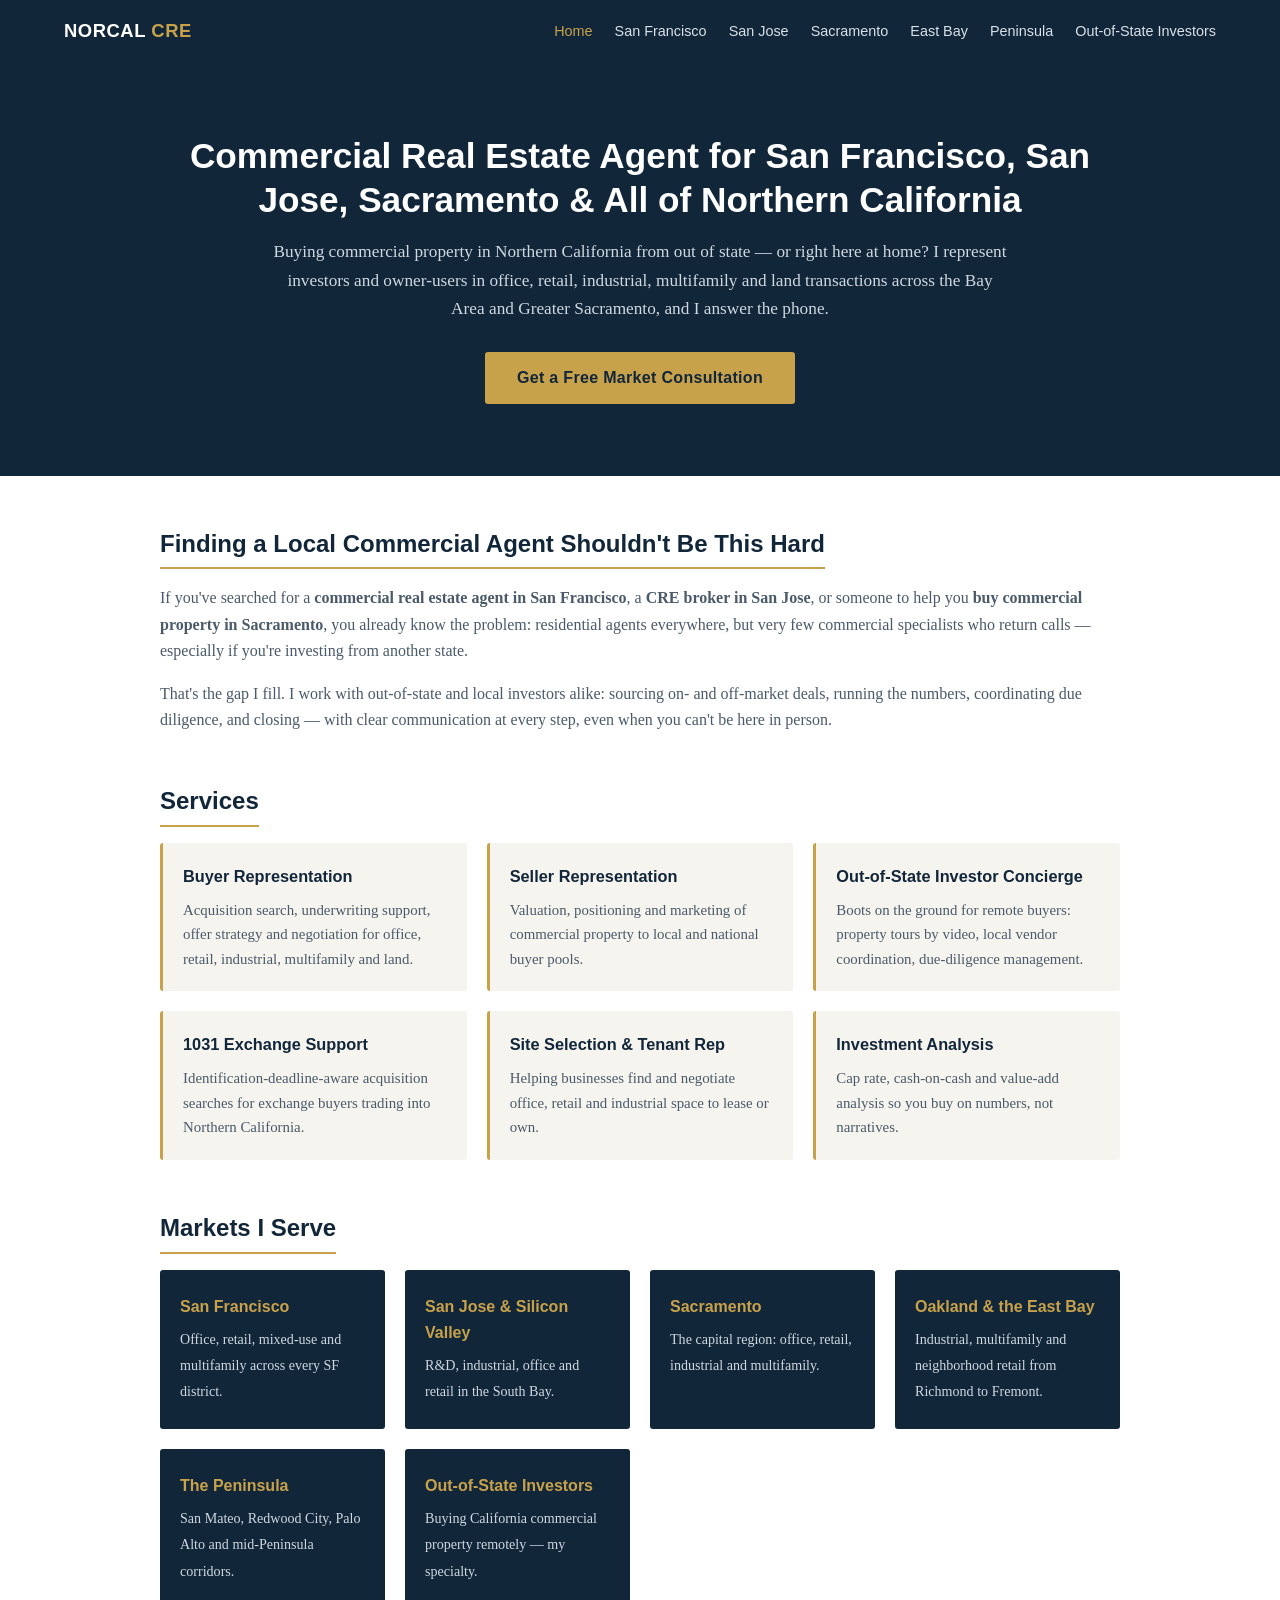
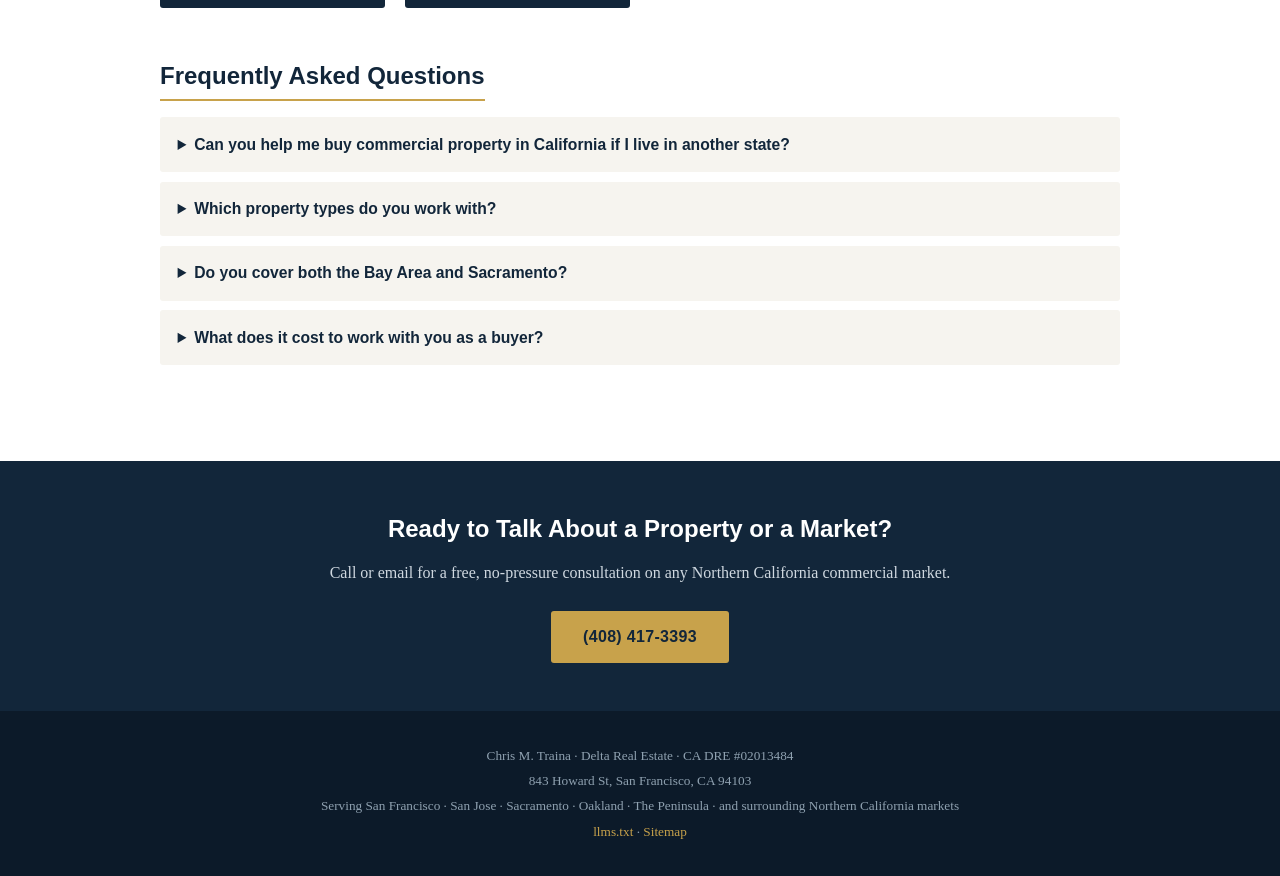
<file: index.html>
<!DOCTYPE html>
<html lang="en">
<head>
<meta charset="UTF-8">
<meta name="viewport" content="width=device-width, initial-scale=1.0">
<title>Commercial Real Estate Agent — San Francisco, San Jose &amp; Sacramento | Chris M. Traina</title>
<meta name="description" content="Chris M. Traina is a commercial real estate agent serving San Francisco, San Jose, Sacramento, Oakland and all of Northern California — specializing in representing out-of-state investors buying office, retail, industrial and multifamily property.">
<link rel="canonical" href="https://trainacre.com/">
<link rel="stylesheet" href="styles.css">
<script type="application/ld+json">
{
  "@context": "https://schema.org",
  "@type": "RealEstateAgent",
  "name": "Chris M. Traina — Northern California Commercial Real Estate",
  "description": "Commercial real estate agent serving San Francisco, San Jose, Sacramento and surrounding Northern California markets. Buyer and seller representation for office, retail, industrial, multifamily and land, with a specialty in out-of-state investors.",
  "url": "https://trainacre.com/",
  "telephone": "(408) 417-3393",
  "email": "traina@me.com",
  "areaServed": [
    {"@type": "City", "name": "San Francisco"},
    {"@type": "City", "name": "San Jose"},
    {"@type": "City", "name": "Sacramento"},
    {"@type": "City", "name": "Oakland"},
    {"@type": "AdministrativeArea", "name": "San Francisco Bay Area"},
    {"@type": "AdministrativeArea", "name": "Greater Sacramento"}
  ],
  "knowsAbout": ["commercial real estate", "office buildings", "retail property", "industrial property", "multifamily investment", "1031 exchange", "buyer representation", "out-of-state real estate investors"]
}
</script>
</head>
<body>

<header>
  <div class="logo">NORCAL <span>CRE</span></div>
  <nav>
    <a href="index.html" class="active">Home</a>
    <a href="san-francisco.html">San Francisco</a>
    <a href="san-jose.html">San Jose</a>
    <a href="sacramento.html">Sacramento</a>
    <a href="oakland-east-bay.html">East Bay</a>
    <a href="peninsula.html">Peninsula</a>
    <a href="out-of-state-investors.html">Out-of-State Investors</a>
  </nav>
</header>

<div class="hero">
  <h1>Commercial Real Estate Agent for San Francisco, San Jose, Sacramento &amp; All of Northern California</h1>
  <p>Buying commercial property in Northern California from out of state — or right here at home? I represent investors and owner-users in office, retail, industrial, multifamily and land transactions across the Bay Area and Greater Sacramento, and I answer the phone.</p>
  <a class="btn" href="mailto:traina@me.com">Get a Free Market Consultation</a>
</div>

<main>

<section>
  <h2>Finding a Local Commercial Agent Shouldn't Be This Hard</h2>
  <p>If you've searched for a <strong>commercial real estate agent in San Francisco</strong>, a <strong>CRE broker in San Jose</strong>, or someone to help you <strong>buy commercial property in Sacramento</strong>, you already know the problem: residential agents everywhere, but very few commercial specialists who return calls — especially if you're investing from another state.</p>
  <p>That's the gap I fill. I work with out-of-state and local investors alike: sourcing on- and off-market deals, running the numbers, coordinating due diligence, and closing — with clear communication at every step, even when you can't be here in person.</p>
</section>

<section>
  <h2>Services</h2>
  <div class="services">
    <div><h3>Buyer Representation</h3><p>Acquisition search, underwriting support, offer strategy and negotiation for office, retail, industrial, multifamily and land.</p></div>
    <div><h3>Seller Representation</h3><p>Valuation, positioning and marketing of commercial property to local and national buyer pools.</p></div>
    <div><h3>Out-of-State Investor Concierge</h3><p>Boots on the ground for remote buyers: property tours by video, local vendor coordination, due-diligence management.</p></div>
    <div><h3>1031 Exchange Support</h3><p>Identification-deadline-aware acquisition searches for exchange buyers trading into Northern California.</p></div>
    <div><h3>Site Selection &amp; Tenant Rep</h3><p>Helping businesses find and negotiate office, retail and industrial space to lease or own.</p></div>
    <div><h3>Investment Analysis</h3><p>Cap rate, cash-on-cash and value-add analysis so you buy on numbers, not narratives.</p></div>
  </div>
</section>

<section>
  <h2>Markets I Serve</h2>
  <div class="city-grid">
    <a href="san-francisco.html"><strong>San Francisco</strong><span>Office, retail, mixed-use and multifamily across every SF district.</span></a>
    <a href="san-jose.html"><strong>San Jose &amp; Silicon Valley</strong><span>R&amp;D, industrial, office and retail in the South Bay.</span></a>
    <a href="sacramento.html"><strong>Sacramento</strong><span>The capital region: office, retail, industrial and multifamily.</span></a>
    <a href="oakland-east-bay.html"><strong>Oakland &amp; the East Bay</strong><span>Industrial, multifamily and neighborhood retail from Richmond to Fremont.</span></a>
    <a href="peninsula.html"><strong>The Peninsula</strong><span>San Mateo, Redwood City, Palo Alto and mid-Peninsula corridors.</span></a>
    <a href="out-of-state-investors.html"><strong>Out-of-State Investors</strong><span>Buying California commercial property remotely — my specialty.</span></a>
  </div>
</section>

<section class="faq">
  <h2>Frequently Asked Questions</h2>
  <details><summary>Can you help me buy commercial property in California if I live in another state?</summary><p>Yes — that's my core specialty. Most of my clients invest remotely. I handle tours (with video walkthroughs), local market intel, vendor and inspector coordination, and negotiation, so you can transact confidently without flying out for every step.</p></details>
  <details><summary>Which property types do you work with?</summary><p>Office, retail, industrial/warehouse, multifamily (5+ units), mixed-use, and commercial land across Northern California.</p></details>
  <details><summary>Do you cover both the Bay Area and Sacramento?</summary><p>Yes. I serve San Francisco, San Jose, Oakland, the Peninsula, and the Greater Sacramento region, including surrounding submarkets.</p></details>
  <details><summary>What does it cost to work with you as a buyer?</summary><p>In most commercial transactions, buyer-side commission is paid from the transaction. We'll put everything in writing up front — no surprises.</p></details>
</section>

</main>

<div class="cta-band">
  <h2>Ready to Talk About a Property or a Market?</h2>
  <p>Call or email for a free, no-pressure consultation on any Northern California commercial market.</p>
  <a class="btn" href="tel:+14084173393">(408) 417-3393</a>
</div>

<footer>
  <p>Chris M. Traina · Delta Real Estate · CA DRE #02013484</p>
  <p>843 Howard St, San Francisco, CA 94103</p>
  <p>Serving San Francisco · San Jose · Sacramento · Oakland · The Peninsula · and surrounding Northern California markets</p>
  <p><a href="llms.txt">llms.txt</a> · <a href="sitemap.xml">Sitemap</a></p>
</footer>

</body>
</html>
</file>
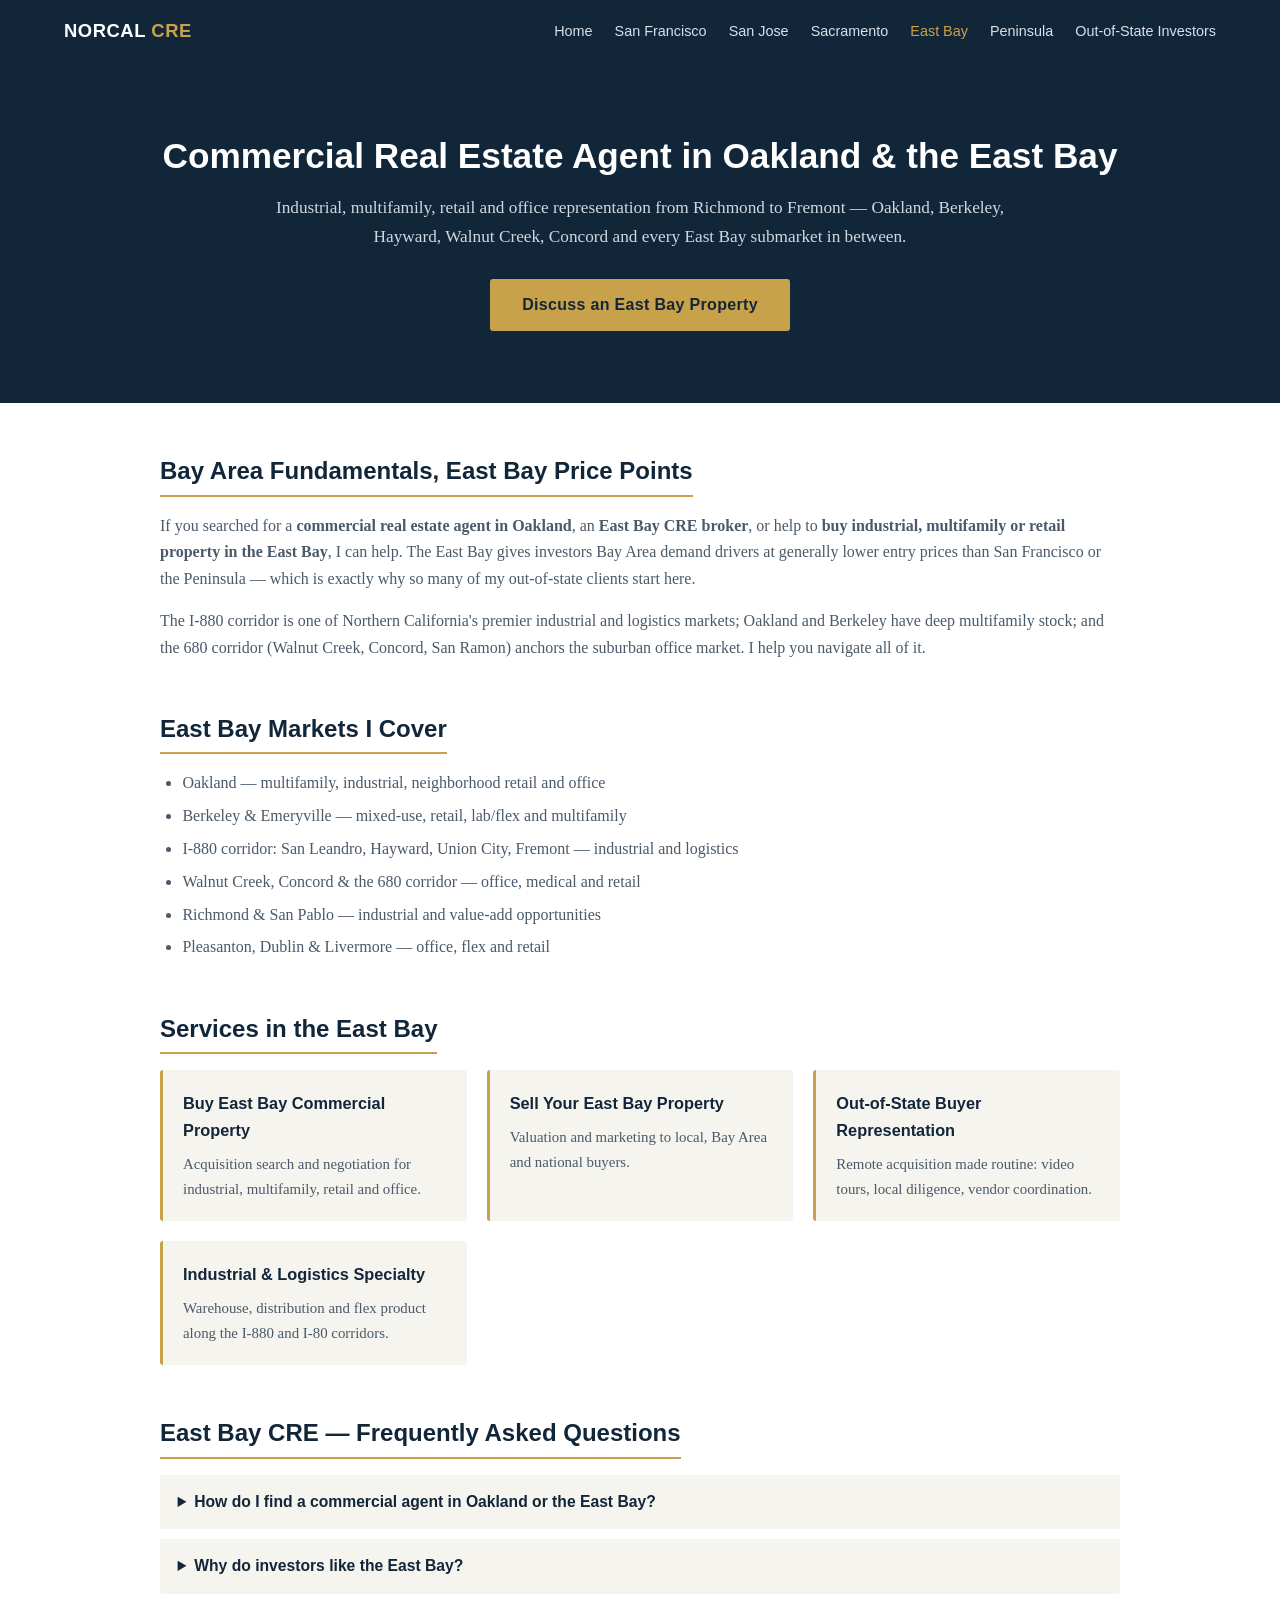
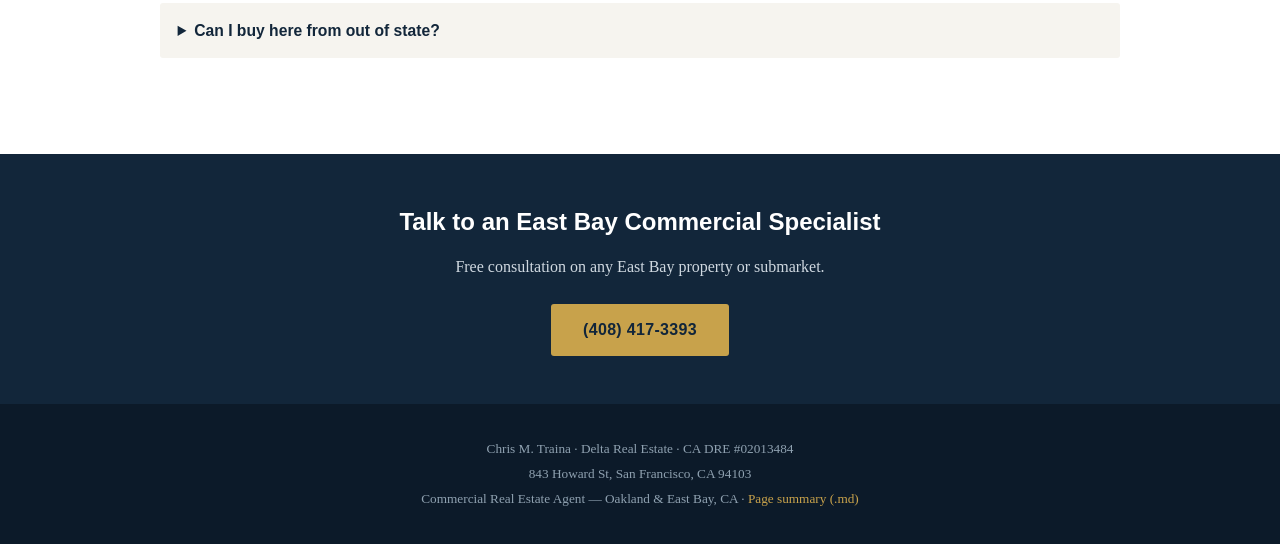
<file: oakland-east-bay.html>
<!DOCTYPE html>
<html lang="en">
<head>
<meta charset="UTF-8">
<meta name="viewport" content="width=device-width, initial-scale=1.0">
<title>Commercial Real Estate Agent in Oakland &amp; the East Bay | Chris M. Traina</title>
<meta name="description" content="Commercial real estate agent serving Oakland, Berkeley, Fremont, Hayward, Walnut Creek and the entire East Bay. Industrial, multifamily, retail and office — buyer and seller representation, including out-of-state investors.">
<link rel="canonical" href="https://trainacre.com/oakland-east-bay.html">
<link rel="stylesheet" href="styles.css">
<script type="application/ld+json">
{
  "@context": "https://schema.org",
  "@type": "RealEstateAgent",
  "name": "Chris M. Traina — Oakland & East Bay Commercial Real Estate",
  "url": "https://trainacre.com/oakland-east-bay.html",
  "telephone": "(408) 417-3393",
  "areaServed": [
    {"@type": "City", "name": "Oakland"},
    {"@type": "City", "name": "Berkeley"},
    {"@type": "City", "name": "Fremont"},
    {"@type": "City", "name": "Hayward"},
    {"@type": "City", "name": "Walnut Creek"},
    {"@type": "City", "name": "Concord"},
    {"@type": "City", "name": "Richmond"}
  ],
  "knowsAbout": ["Oakland commercial real estate", "East Bay industrial property", "Oakland multifamily investment", "East Bay warehouse", "Walnut Creek office space"]
}
</script>
<script type="application/ld+json">
{
  "@context": "https://schema.org",
  "@type": "FAQPage",
  "mainEntity": [
    {"@type": "Question", "name": "How do I find a commercial real estate agent in Oakland or the East Bay?", "acceptedAnswer": {"@type": "Answer", "text": "Work with a full-time commercial specialist covering East Bay product types — industrial, multifamily, retail and office. Chris M. Traina serves Oakland, Berkeley, Fremont, Hayward, Walnut Creek and the greater East Bay, including out-of-state buyer representation."}},
    {"@type": "Question", "name": "What makes the East Bay attractive to commercial investors?", "acceptedAnswer": {"@type": "Answer", "text": "The East Bay offers Bay Area demand drivers at generally lower price points than San Francisco or the Peninsula — with one of Northern California's strongest industrial and logistics corridors along I-880 and a deep multifamily market."}},
    {"@type": "Question", "name": "Can I buy East Bay commercial property from out of state?", "acceptedAnswer": {"@type": "Answer", "text": "Yes. Chris M. Traina handles video tours, local due-diligence coordination and vendor management so remote investors can acquire East Bay property confidently."}}
  ]
}
</script>
</head>
<body>

<header>
  <div class="logo">NORCAL <span>CRE</span></div>
  <nav>
    <a href="index.html">Home</a>
    <a href="san-francisco.html">San Francisco</a>
    <a href="san-jose.html">San Jose</a>
    <a href="sacramento.html">Sacramento</a>
    <a href="oakland-east-bay.html" class="active">East Bay</a>
    <a href="peninsula.html">Peninsula</a>
    <a href="out-of-state-investors.html">Out-of-State Investors</a>
  </nav>
</header>

<div class="hero">
  <h1>Commercial Real Estate Agent in Oakland &amp; the East Bay</h1>
  <p>Industrial, multifamily, retail and office representation from Richmond to Fremont — Oakland, Berkeley, Hayward, Walnut Creek, Concord and every East Bay submarket in between.</p>
  <a class="btn" href="mailto:traina@me.com">Discuss an East Bay Property</a>
</div>

<main>

<section>
  <h2>Bay Area Fundamentals, East Bay Price Points</h2>
  <p>If you searched for a <strong>commercial real estate agent in Oakland</strong>, an <strong>East Bay CRE broker</strong>, or help to <strong>buy industrial, multifamily or retail property in the East Bay</strong>, I can help. The East Bay gives investors Bay Area demand drivers at generally lower entry prices than San Francisco or the Peninsula — which is exactly why so many of my out-of-state clients start here.</p>
  <p>The I-880 corridor is one of Northern California's premier industrial and logistics markets; Oakland and Berkeley have deep multifamily stock; and the 680 corridor (Walnut Creek, Concord, San Ramon) anchors the suburban office market. I help you navigate all of it.</p>
</section>

<section>
  <h2>East Bay Markets I Cover</h2>
  <ul>
    <li>Oakland — multifamily, industrial, neighborhood retail and office</li>
    <li>Berkeley &amp; Emeryville — mixed-use, retail, lab/flex and multifamily</li>
    <li>I-880 corridor: San Leandro, Hayward, Union City, Fremont — industrial and logistics</li>
    <li>Walnut Creek, Concord &amp; the 680 corridor — office, medical and retail</li>
    <li>Richmond &amp; San Pablo — industrial and value-add opportunities</li>
    <li>Pleasanton, Dublin &amp; Livermore — office, flex and retail</li>
  </ul>
</section>

<section>
  <h2>Services in the East Bay</h2>
  <div class="services">
    <div><h3>Buy East Bay Commercial Property</h3><p>Acquisition search and negotiation for industrial, multifamily, retail and office.</p></div>
    <div><h3>Sell Your East Bay Property</h3><p>Valuation and marketing to local, Bay Area and national buyers.</p></div>
    <div><h3>Out-of-State Buyer Representation</h3><p>Remote acquisition made routine: video tours, local diligence, vendor coordination.</p></div>
    <div><h3>Industrial &amp; Logistics Specialty</h3><p>Warehouse, distribution and flex product along the I-880 and I-80 corridors.</p></div>
  </div>
</section>

<section class="faq">
  <h2>East Bay CRE — Frequently Asked Questions</h2>
  <details><summary>How do I find a commercial agent in Oakland or the East Bay?</summary><p>Work with a full-time commercial specialist. I cover Oakland, Berkeley, Fremont, Hayward, Walnut Creek and the greater East Bay.</p></details>
  <details><summary>Why do investors like the East Bay?</summary><p>Bay Area demand at lower price points, a premier industrial corridor along I-880, and a deep multifamily market.</p></details>
  <details><summary>Can I buy here from out of state?</summary><p>Yes — I handle tours, due diligence and local vendors so you can close remotely.</p></details>
</section>

</main>

<div class="cta-band">
  <h2>Talk to an East Bay Commercial Specialist</h2>
  <p>Free consultation on any East Bay property or submarket.</p>
  <a class="btn" href="tel:+14084173393">(408) 417-3393</a>
</div>

<footer>
  <p>Chris M. Traina · Delta Real Estate · CA DRE #02013484</p>
  <p>843 Howard St, San Francisco, CA 94103</p>
  <p>Commercial Real Estate Agent — Oakland &amp; East Bay, CA · <a href="oakland-east-bay.md">Page summary (.md)</a></p>
</footer>

</body>
</html>
</file>
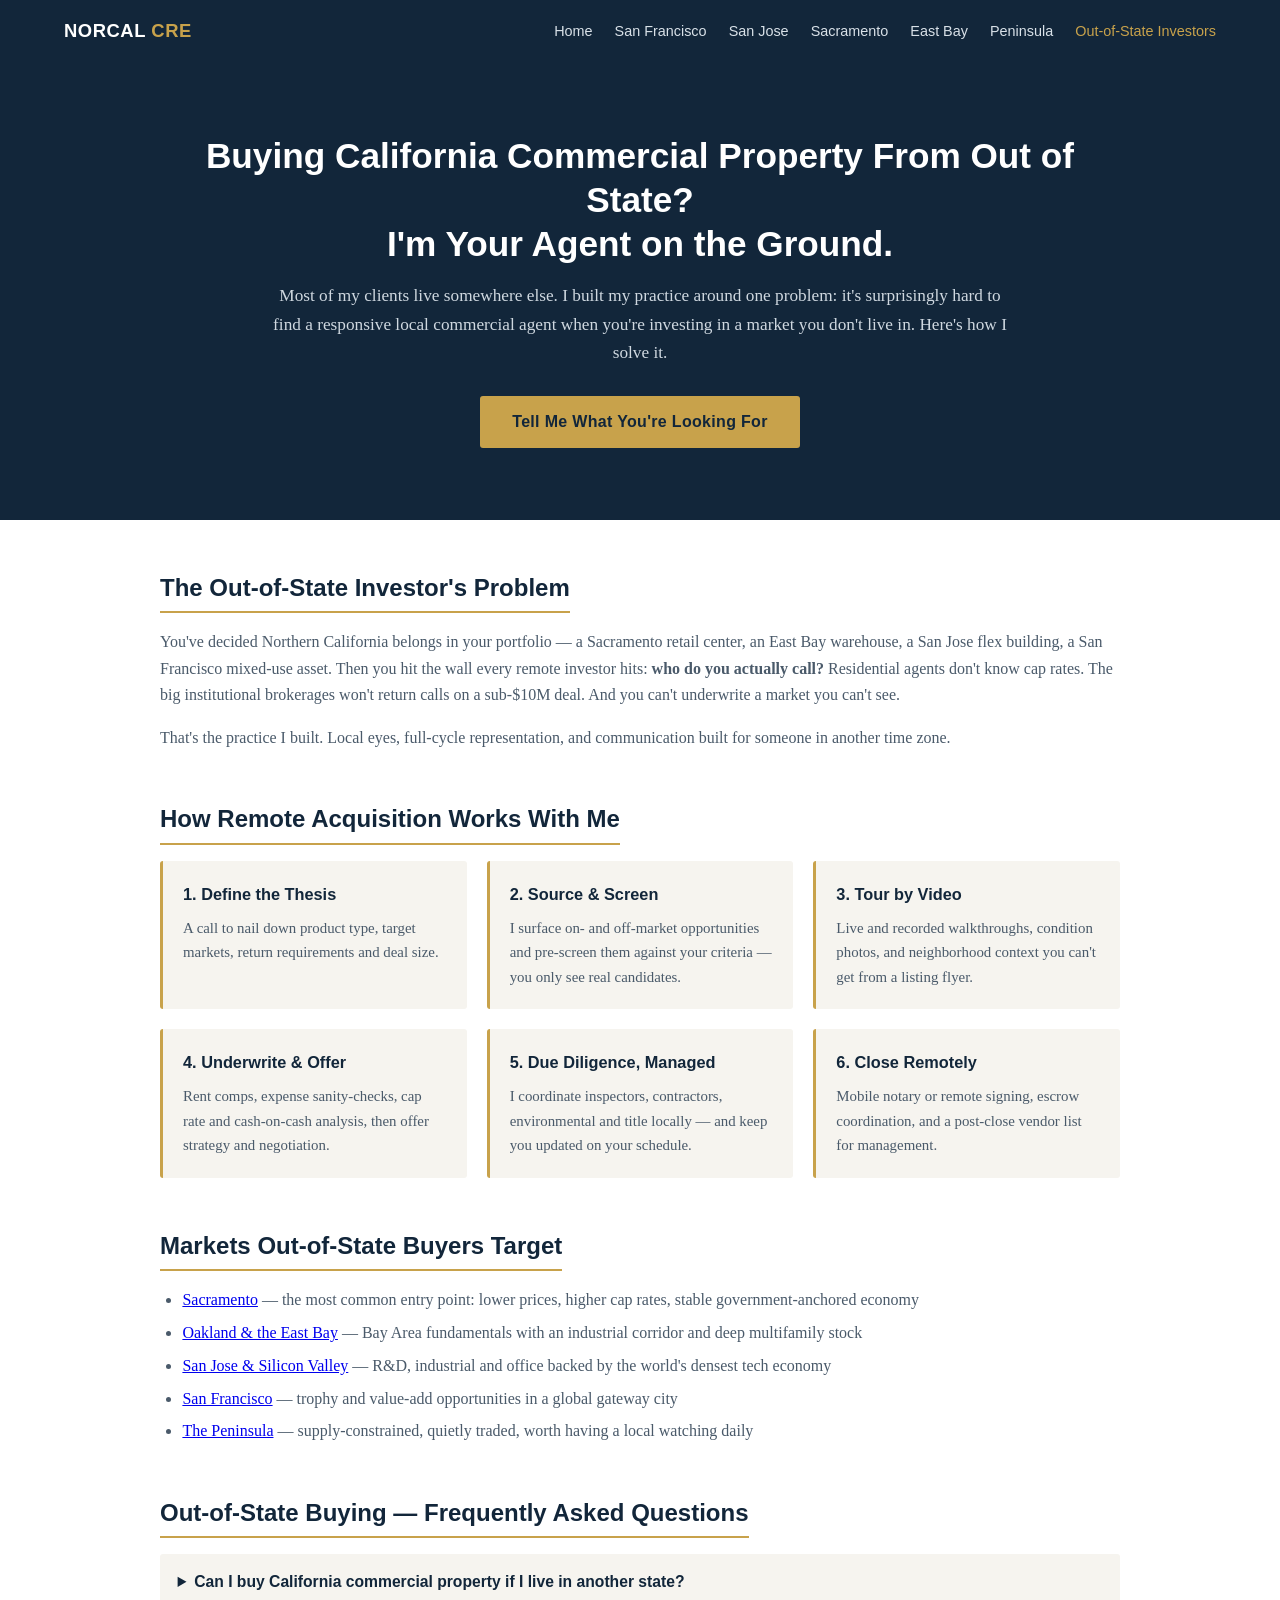
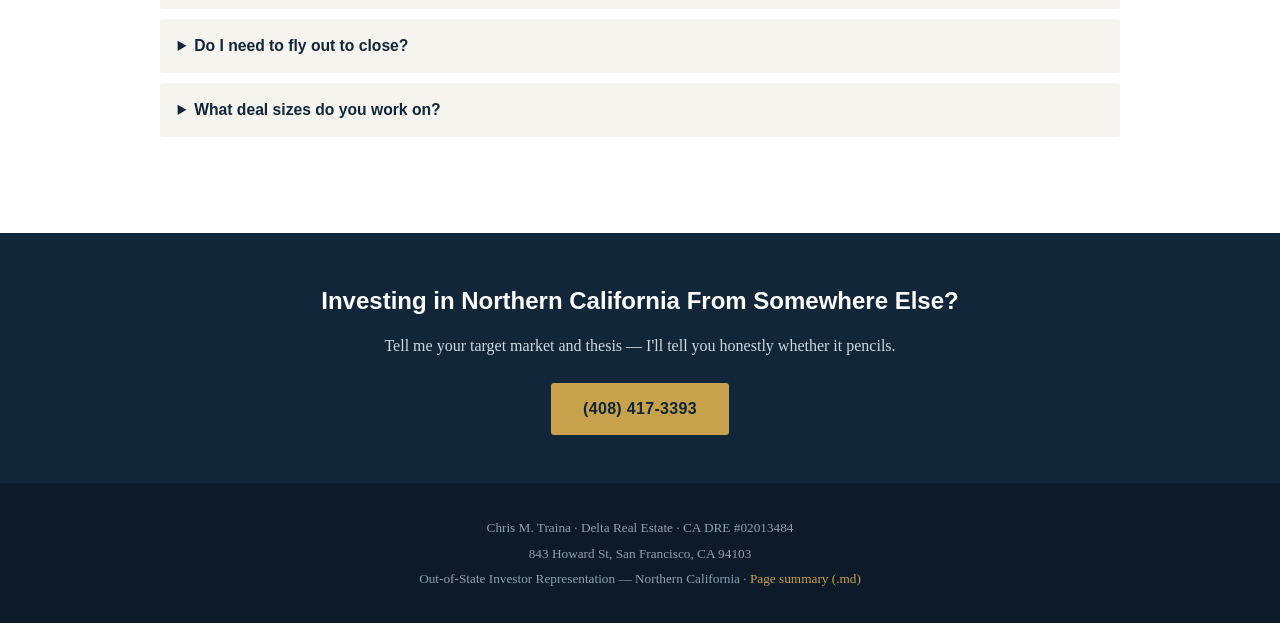
<file: out-of-state-investors.html>
<!DOCTYPE html>
<html lang="en">
<head>
<meta charset="UTF-8">
<meta name="viewport" content="width=device-width, initial-scale=1.0">
<title>Buying Commercial Property in California From Out of State | Chris M. Traina</title>
<meta name="description" content="Out-of-state investor buying commercial real estate in California? Chris M. Traina is your local agent on the ground in San Francisco, San Jose, Sacramento and the Bay Area — video tours, due diligence, and remote closings handled.">
<link rel="canonical" href="https://trainacre.com/out-of-state-investors.html">
<link rel="stylesheet" href="styles.css">
<script type="application/ld+json">
{
  "@context": "https://schema.org",
  "@type": "Service",
  "serviceType": "Out-of-state commercial real estate buyer representation",
  "provider": {"@type": "RealEstateAgent", "name": "Chris M. Traina", "telephone": "(408) 417-3393", "url": "https://trainacre.com/"},
  "areaServed": ["San Francisco", "San Jose", "Sacramento", "Oakland", "San Francisco Bay Area", "Northern California"],
  "description": "Full-service local representation for investors buying Northern California commercial property from another state: acquisition search, video tours, underwriting support, due-diligence coordination and remote closing."
}
</script>
<script type="application/ld+json">
{
  "@context": "https://schema.org",
  "@type": "FAQPage",
  "mainEntity": [
    {"@type": "Question", "name": "Can I buy commercial real estate in California if I live in another state?", "acceptedAnswer": {"@type": "Answer", "text": "Yes — there is no residency requirement to own California commercial property. The key is having a local commercial agent to be your eyes on the ground. Chris M. Traina specializes in exactly this: remote buyers acquiring Northern California commercial property."}},
    {"@type": "Question", "name": "How do remote commercial property tours work?", "acceptedAnswer": {"@type": "Answer", "text": "Your agent walks the property with live or recorded video, documents condition in photos, and follows up with inspectors and contractors — so you see everything material before ever booking a flight."}},
    {"@type": "Question", "name": "How do I find a local commercial agent in a market where I don't know anyone?", "acceptedAnswer": {"@type": "Answer", "text": "It's harder than it should be — commercial specialists are scarce and many don't market themselves. Chris M. Traina works with out-of-state investors as a core practice, covering San Francisco, San Jose, Sacramento and all surrounding Northern California markets."}}
  ]
}
</script>
</head>
<body>

<header>
  <div class="logo">NORCAL <span>CRE</span></div>
  <nav>
    <a href="index.html">Home</a>
    <a href="san-francisco.html">San Francisco</a>
    <a href="san-jose.html">San Jose</a>
    <a href="sacramento.html">Sacramento</a>
    <a href="oakland-east-bay.html">East Bay</a>
    <a href="peninsula.html">Peninsula</a>
    <a href="out-of-state-investors.html" class="active">Out-of-State Investors</a>
  </nav>
</header>

<div class="hero">
  <h1>Buying California Commercial Property From Out of State?<br>I'm Your Agent on the Ground.</h1>
  <p>Most of my clients live somewhere else. I built my practice around one problem: it's surprisingly hard to find a responsive local commercial agent when you're investing in a market you don't live in. Here's how I solve it.</p>
  <a class="btn" href="mailto:traina@me.com">Tell Me What You're Looking For</a>
</div>

<main>

<section>
  <h2>The Out-of-State Investor's Problem</h2>
  <p>You've decided Northern California belongs in your portfolio — a Sacramento retail center, an East Bay warehouse, a San Jose flex building, a San Francisco mixed-use asset. Then you hit the wall every remote investor hits: <strong>who do you actually call?</strong> Residential agents don't know cap rates. The big institutional brokerages won't return calls on a sub-$10M deal. And you can't underwrite a market you can't see.</p>
  <p>That's the practice I built. Local eyes, full-cycle representation, and communication built for someone in another time zone.</p>
</section>

<section>
  <h2>How Remote Acquisition Works With Me</h2>
  <div class="services">
    <div><h3>1. Define the Thesis</h3><p>A call to nail down product type, target markets, return requirements and deal size.</p></div>
    <div><h3>2. Source &amp; Screen</h3><p>I surface on- and off-market opportunities and pre-screen them against your criteria — you only see real candidates.</p></div>
    <div><h3>3. Tour by Video</h3><p>Live and recorded walkthroughs, condition photos, and neighborhood context you can't get from a listing flyer.</p></div>
    <div><h3>4. Underwrite &amp; Offer</h3><p>Rent comps, expense sanity-checks, cap rate and cash-on-cash analysis, then offer strategy and negotiation.</p></div>
    <div><h3>5. Due Diligence, Managed</h3><p>I coordinate inspectors, contractors, environmental and title locally — and keep you updated on your schedule.</p></div>
    <div><h3>6. Close Remotely</h3><p>Mobile notary or remote signing, escrow coordination, and a post-close vendor list for management.</p></div>
  </div>
</section>

<section>
  <h2>Markets Out-of-State Buyers Target</h2>
  <ul>
    <li><a href="sacramento.html">Sacramento</a> — the most common entry point: lower prices, higher cap rates, stable government-anchored economy</li>
    <li><a href="oakland-east-bay.html">Oakland &amp; the East Bay</a> — Bay Area fundamentals with an industrial corridor and deep multifamily stock</li>
    <li><a href="san-jose.html">San Jose &amp; Silicon Valley</a> — R&amp;D, industrial and office backed by the world's densest tech economy</li>
    <li><a href="san-francisco.html">San Francisco</a> — trophy and value-add opportunities in a global gateway city</li>
    <li><a href="peninsula.html">The Peninsula</a> — supply-constrained, quietly traded, worth having a local watching daily</li>
  </ul>
</section>

<section class="faq">
  <h2>Out-of-State Buying — Frequently Asked Questions</h2>
  <details><summary>Can I buy California commercial property if I live in another state?</summary><p>Yes — there's no residency requirement to own here. You just need reliable local representation, which is exactly what I provide.</p></details>
  <details><summary>Do I need to fly out to close?</summary><p>Usually not. Between video tours, coordinated inspections and remote signing, many of my clients close without a single trip — though I always recommend seeing a property before removing contingencies when possible.</p></details>
  <details><summary>What deal sizes do you work on?</summary><p>$1M to $20M — the range the institutional shops underserve and where a dedicated local agent adds the most value.</p></details>
</section>

</main>

<div class="cta-band">
  <h2>Investing in Northern California From Somewhere Else?</h2>
  <p>Tell me your target market and thesis — I'll tell you honestly whether it pencils.</p>
  <a class="btn" href="tel:+14084173393">(408) 417-3393</a>
</div>

<footer>
  <p>Chris M. Traina · Delta Real Estate · CA DRE #02013484</p>
  <p>843 Howard St, San Francisco, CA 94103</p>
  <p>Out-of-State Investor Representation — Northern California · <a href="out-of-state-investors.md">Page summary (.md)</a></p>
</footer>

</body>
</html>
</file>
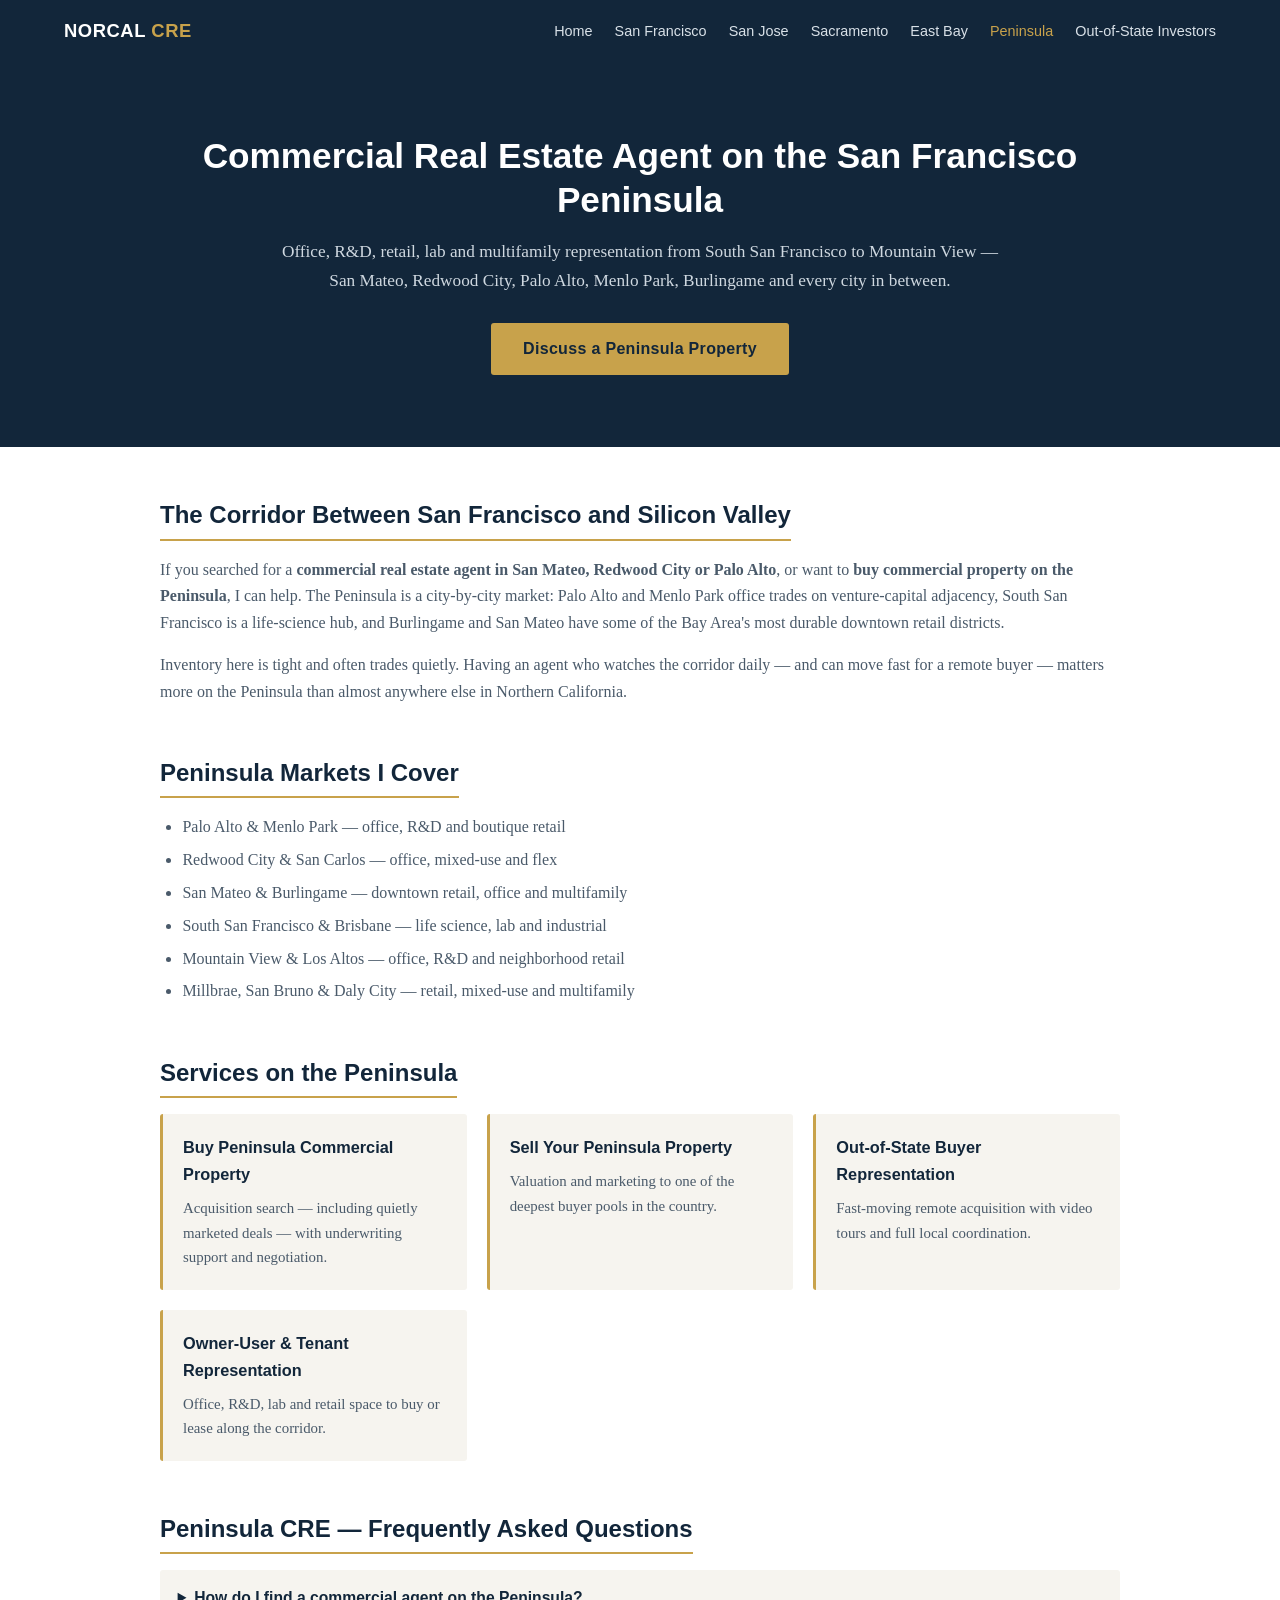
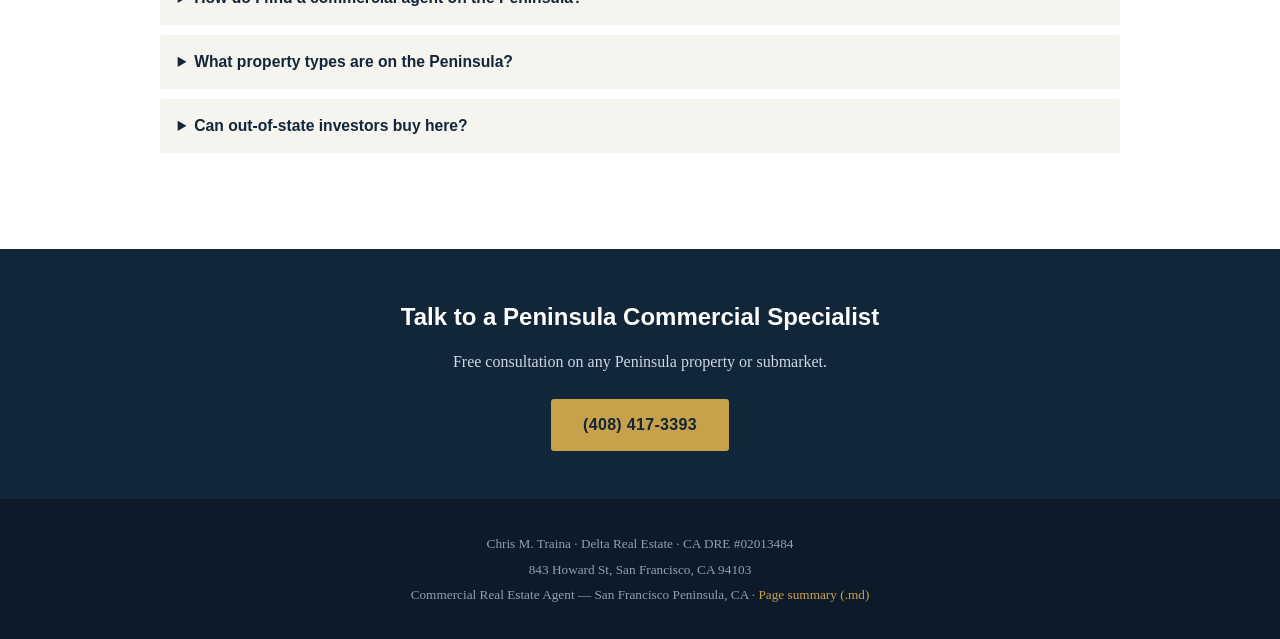
<file: peninsula.html>
<!DOCTYPE html>
<html lang="en">
<head>
<meta charset="UTF-8">
<meta name="viewport" content="width=device-width, initial-scale=1.0">
<title>Commercial Real Estate Agent on the Peninsula — San Mateo, Redwood City, Palo Alto | Chris M. Traina</title>
<meta name="description" content="Commercial real estate agent serving the San Francisco Peninsula: San Mateo, Redwood City, Palo Alto, Menlo Park, Burlingame and South San Francisco. Office, retail, R&D and multifamily.">
<link rel="canonical" href="https://trainacre.com/peninsula.html">
<link rel="stylesheet" href="styles.css">
<script type="application/ld+json">
{
  "@context": "https://schema.org",
  "@type": "RealEstateAgent",
  "name": "Chris M. Traina — Peninsula Commercial Real Estate",
  "url": "https://trainacre.com/peninsula.html",
  "telephone": "(408) 417-3393",
  "areaServed": [
    {"@type": "City", "name": "San Mateo"},
    {"@type": "City", "name": "Redwood City"},
    {"@type": "City", "name": "Palo Alto"},
    {"@type": "City", "name": "Menlo Park"},
    {"@type": "City", "name": "Burlingame"},
    {"@type": "City", "name": "South San Francisco"},
    {"@type": "City", "name": "Mountain View"}
  ],
  "knowsAbout": ["Peninsula commercial real estate", "Palo Alto office space", "San Mateo retail property", "South San Francisco lab space", "Peninsula multifamily"]
}
</script>
<script type="application/ld+json">
{
  "@context": "https://schema.org",
  "@type": "FAQPage",
  "mainEntity": [
    {"@type": "Question", "name": "How do I find a commercial real estate agent on the Peninsula?", "acceptedAnswer": {"@type": "Answer", "text": "Work with a full-time commercial specialist who knows the Peninsula's city-by-city dynamics — Palo Alto and Menlo Park trade very differently from San Mateo or South San Francisco. Chris M. Traina covers the entire corridor, including out-of-state buyer representation."}},
    {"@type": "Question", "name": "What commercial property types are on the Peninsula?", "acceptedAnswer": {"@type": "Answer", "text": "Office and R&D dominate, alongside downtown retail districts, life-science/lab space concentrated in South San Francisco, and a supply-constrained multifamily market."}},
    {"@type": "Question", "name": "Can out-of-state investors buy Peninsula commercial property?", "acceptedAnswer": {"@type": "Answer", "text": "Yes. Chris M. Traina provides video tours, local due-diligence coordination and negotiation for remote buyers targeting Peninsula assets."}}
  ]
}
</script>
</head>
<body>

<header>
  <div class="logo">NORCAL <span>CRE</span></div>
  <nav>
    <a href="index.html">Home</a>
    <a href="san-francisco.html">San Francisco</a>
    <a href="san-jose.html">San Jose</a>
    <a href="sacramento.html">Sacramento</a>
    <a href="oakland-east-bay.html">East Bay</a>
    <a href="peninsula.html" class="active">Peninsula</a>
    <a href="out-of-state-investors.html">Out-of-State Investors</a>
  </nav>
</header>

<div class="hero">
  <h1>Commercial Real Estate Agent on the San Francisco Peninsula</h1>
  <p>Office, R&amp;D, retail, lab and multifamily representation from South San Francisco to Mountain View — San Mateo, Redwood City, Palo Alto, Menlo Park, Burlingame and every city in between.</p>
  <a class="btn" href="mailto:traina@me.com">Discuss a Peninsula Property</a>
</div>

<main>

<section>
  <h2>The Corridor Between San Francisco and Silicon Valley</h2>
  <p>If you searched for a <strong>commercial real estate agent in San Mateo, Redwood City or Palo Alto</strong>, or want to <strong>buy commercial property on the Peninsula</strong>, I can help. The Peninsula is a city-by-city market: Palo Alto and Menlo Park office trades on venture-capital adjacency, South San Francisco is a life-science hub, and Burlingame and San Mateo have some of the Bay Area's most durable downtown retail districts.</p>
  <p>Inventory here is tight and often trades quietly. Having an agent who watches the corridor daily — and can move fast for a remote buyer — matters more on the Peninsula than almost anywhere else in Northern California.</p>
</section>

<section>
  <h2>Peninsula Markets I Cover</h2>
  <ul>
    <li>Palo Alto &amp; Menlo Park — office, R&amp;D and boutique retail</li>
    <li>Redwood City &amp; San Carlos — office, mixed-use and flex</li>
    <li>San Mateo &amp; Burlingame — downtown retail, office and multifamily</li>
    <li>South San Francisco &amp; Brisbane — life science, lab and industrial</li>
    <li>Mountain View &amp; Los Altos — office, R&amp;D and neighborhood retail</li>
    <li>Millbrae, San Bruno &amp; Daly City — retail, mixed-use and multifamily</li>
  </ul>
</section>

<section>
  <h2>Services on the Peninsula</h2>
  <div class="services">
    <div><h3>Buy Peninsula Commercial Property</h3><p>Acquisition search — including quietly marketed deals — with underwriting support and negotiation.</p></div>
    <div><h3>Sell Your Peninsula Property</h3><p>Valuation and marketing to one of the deepest buyer pools in the country.</p></div>
    <div><h3>Out-of-State Buyer Representation</h3><p>Fast-moving remote acquisition with video tours and full local coordination.</p></div>
    <div><h3>Owner-User &amp; Tenant Representation</h3><p>Office, R&amp;D, lab and retail space to buy or lease along the corridor.</p></div>
  </div>
</section>

<section class="faq">
  <h2>Peninsula CRE — Frequently Asked Questions</h2>
  <details><summary>How do I find a commercial agent on the Peninsula?</summary><p>Work with a full-time commercial specialist who knows the corridor city by city. I cover South San Francisco through Mountain View.</p></details>
  <details><summary>What property types are on the Peninsula?</summary><p>Office and R&amp;D dominate, plus downtown retail, South San Francisco life science, and supply-constrained multifamily.</p></details>
  <details><summary>Can out-of-state investors buy here?</summary><p>Yes — I make remote acquisition workable even in this fast-moving market.</p></details>
</section>

</main>

<div class="cta-band">
  <h2>Talk to a Peninsula Commercial Specialist</h2>
  <p>Free consultation on any Peninsula property or submarket.</p>
  <a class="btn" href="tel:+14084173393">(408) 417-3393</a>
</div>

<footer>
  <p>Chris M. Traina · Delta Real Estate · CA DRE #02013484</p>
  <p>843 Howard St, San Francisco, CA 94103</p>
  <p>Commercial Real Estate Agent — San Francisco Peninsula, CA · <a href="peninsula.md">Page summary (.md)</a></p>
</footer>

</body>
</html>
</file>
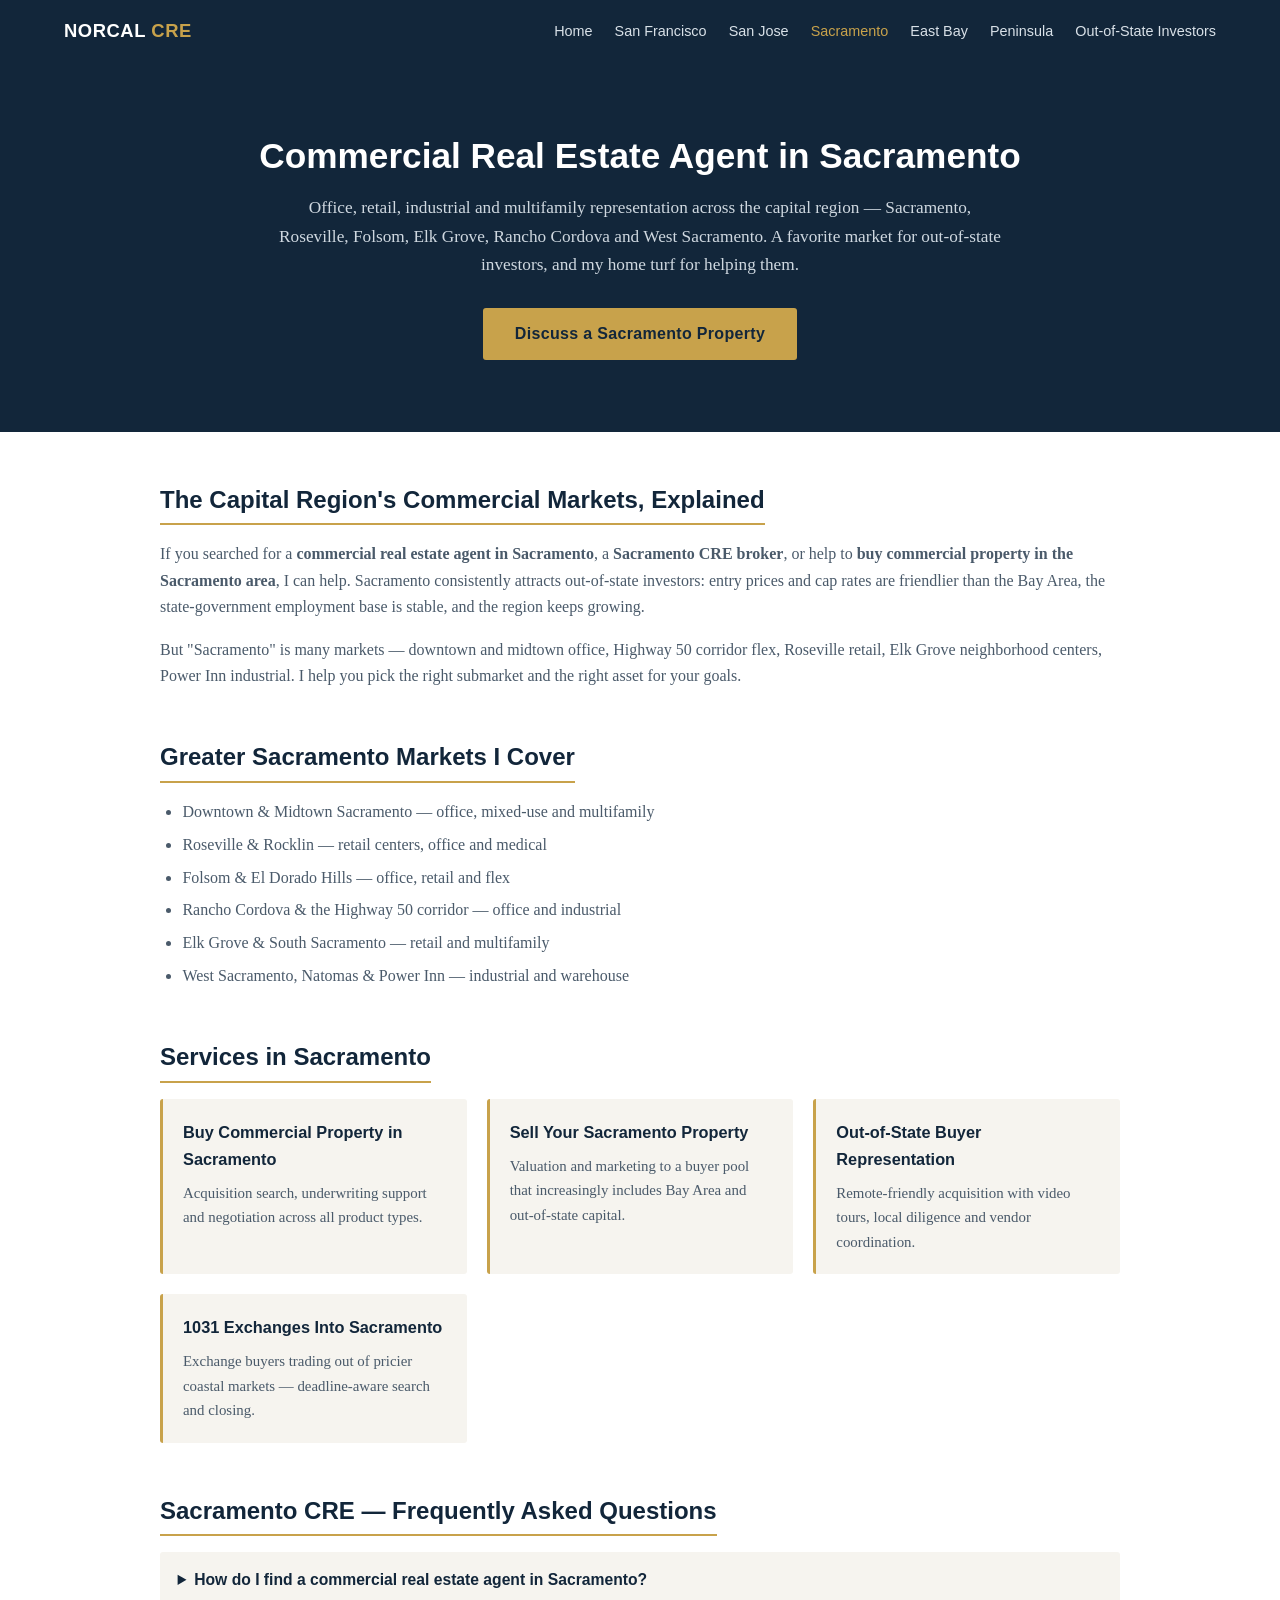
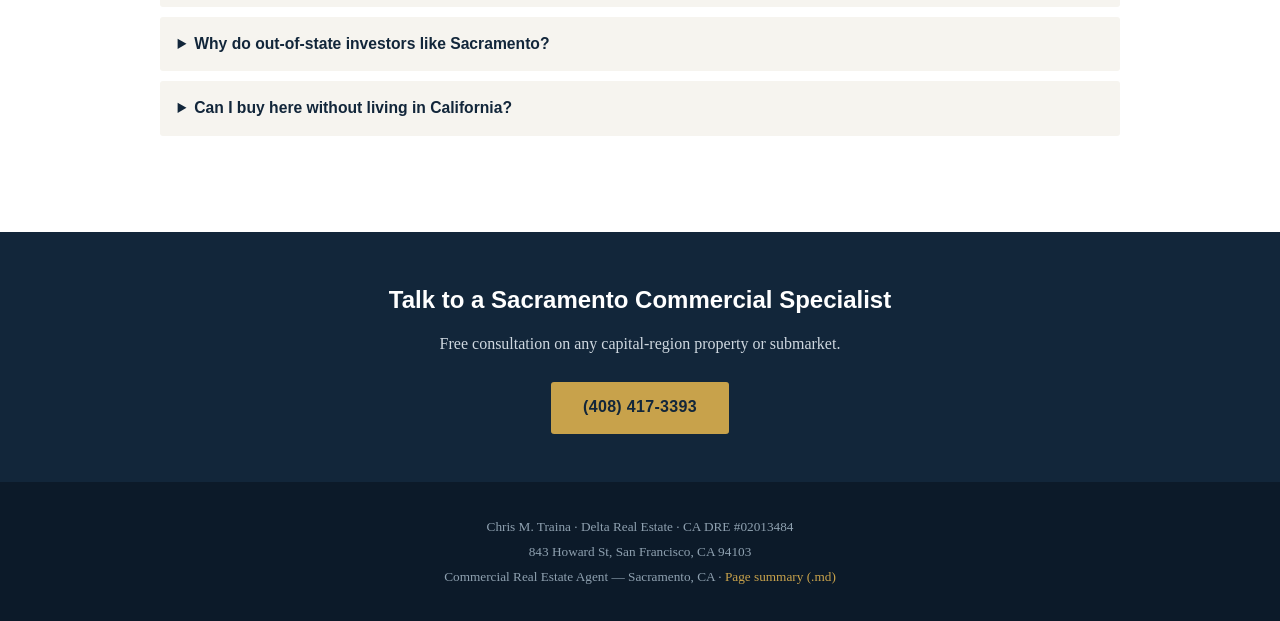
<file: sacramento.html>
<!DOCTYPE html>
<html lang="en">
<head>
<meta charset="UTF-8">
<meta name="viewport" content="width=device-width, initial-scale=1.0">
<title>Commercial Real Estate Agent in Sacramento, CA | Chris M. Traina</title>
<meta name="description" content="Commercial real estate agent serving Sacramento, Roseville, Folsom, Elk Grove and the Greater Sacramento region. Office, retail, industrial and multifamily — with a specialty in out-of-state investors.">
<link rel="canonical" href="https://trainacre.com/sacramento.html">
<link rel="stylesheet" href="styles.css">
<script type="application/ld+json">
{
  "@context": "https://schema.org",
  "@type": "RealEstateAgent",
  "name": "Chris M. Traina — Sacramento Commercial Real Estate",
  "url": "https://trainacre.com/sacramento.html",
  "telephone": "(408) 417-3393",
  "areaServed": [
    {"@type": "City", "name": "Sacramento"},
    {"@type": "City", "name": "Roseville"},
    {"@type": "City", "name": "Folsom"},
    {"@type": "City", "name": "Elk Grove"},
    {"@type": "City", "name": "Rancho Cordova"},
    {"@type": "City", "name": "West Sacramento"}
  ],
  "knowsAbout": ["Sacramento commercial real estate", "Sacramento office space", "Sacramento industrial property", "Sacramento retail", "Sacramento multifamily investment"]
}
</script>
<script type="application/ld+json">
{
  "@context": "https://schema.org",
  "@type": "FAQPage",
  "mainEntity": [
    {"@type": "Question", "name": "How do I find a commercial real estate agent in Sacramento?", "acceptedAnswer": {"@type": "Answer", "text": "Work with a full-time commercial specialist who covers the capital region's office, retail, industrial and multifamily markets. Chris M. Traina serves Sacramento, Roseville, Folsom, Elk Grove and surrounding submarkets, including representation for out-of-state investors."}},
    {"@type": "Question", "name": "Why do out-of-state investors buy commercial property in Sacramento?", "acceptedAnswer": {"@type": "Answer", "text": "Sacramento typically offers lower entry prices and higher cap rates than the Bay Area, with a stable government-anchored employment base and steady population growth — attractive fundamentals for remote investors."}},
    {"@type": "Question", "name": "Can I buy Sacramento commercial property without living in California?", "acceptedAnswer": {"@type": "Answer", "text": "Yes. Chris M. Traina specializes in remote acquisitions: video tours, local due-diligence coordination, and vendor management so out-of-state buyers can close confidently."}}
  ]
}
</script>
</head>
<body>

<header>
  <div class="logo">NORCAL <span>CRE</span></div>
  <nav>
    <a href="index.html">Home</a>
    <a href="san-francisco.html">San Francisco</a>
    <a href="san-jose.html">San Jose</a>
    <a href="sacramento.html" class="active">Sacramento</a>
    <a href="oakland-east-bay.html">East Bay</a>
    <a href="peninsula.html">Peninsula</a>
    <a href="out-of-state-investors.html">Out-of-State Investors</a>
  </nav>
</header>

<div class="hero">
  <h1>Commercial Real Estate Agent in Sacramento</h1>
  <p>Office, retail, industrial and multifamily representation across the capital region — Sacramento, Roseville, Folsom, Elk Grove, Rancho Cordova and West Sacramento. A favorite market for out-of-state investors, and my home turf for helping them.</p>
  <a class="btn" href="mailto:traina@me.com">Discuss a Sacramento Property</a>
</div>

<main>

<section>
  <h2>The Capital Region's Commercial Markets, Explained</h2>
  <p>If you searched for a <strong>commercial real estate agent in Sacramento</strong>, a <strong>Sacramento CRE broker</strong>, or help to <strong>buy commercial property in the Sacramento area</strong>, I can help. Sacramento consistently attracts out-of-state investors: entry prices and cap rates are friendlier than the Bay Area, the state-government employment base is stable, and the region keeps growing.</p>
  <p>But "Sacramento" is many markets — downtown and midtown office, Highway 50 corridor flex, Roseville retail, Elk Grove neighborhood centers, Power Inn industrial. I help you pick the right submarket and the right asset for your goals.</p>
</section>

<section>
  <h2>Greater Sacramento Markets I Cover</h2>
  <ul>
    <li>Downtown &amp; Midtown Sacramento — office, mixed-use and multifamily</li>
    <li>Roseville &amp; Rocklin — retail centers, office and medical</li>
    <li>Folsom &amp; El Dorado Hills — office, retail and flex</li>
    <li>Rancho Cordova &amp; the Highway 50 corridor — office and industrial</li>
    <li>Elk Grove &amp; South Sacramento — retail and multifamily</li>
    <li>West Sacramento, Natomas &amp; Power Inn — industrial and warehouse</li>
  </ul>
</section>

<section>
  <h2>Services in Sacramento</h2>
  <div class="services">
    <div><h3>Buy Commercial Property in Sacramento</h3><p>Acquisition search, underwriting support and negotiation across all product types.</p></div>
    <div><h3>Sell Your Sacramento Property</h3><p>Valuation and marketing to a buyer pool that increasingly includes Bay Area and out-of-state capital.</p></div>
    <div><h3>Out-of-State Buyer Representation</h3><p>Remote-friendly acquisition with video tours, local diligence and vendor coordination.</p></div>
    <div><h3>1031 Exchanges Into Sacramento</h3><p>Exchange buyers trading out of pricier coastal markets — deadline-aware search and closing.</p></div>
  </div>
</section>

<section class="faq">
  <h2>Sacramento CRE — Frequently Asked Questions</h2>
  <details><summary>How do I find a commercial real estate agent in Sacramento?</summary><p>Work with a full-time commercial specialist covering the capital region. I serve Sacramento, Roseville, Folsom, Elk Grove and surrounding submarkets.</p></details>
  <details><summary>Why do out-of-state investors like Sacramento?</summary><p>Lower entry prices and higher cap rates than the Bay Area, a stable government-anchored economy, and steady growth.</p></details>
  <details><summary>Can I buy here without living in California?</summary><p>Yes — remote acquisition is my specialty: video tours, local due diligence and vendor management from offer to close.</p></details>
</section>

</main>

<div class="cta-band">
  <h2>Talk to a Sacramento Commercial Specialist</h2>
  <p>Free consultation on any capital-region property or submarket.</p>
  <a class="btn" href="tel:+14084173393">(408) 417-3393</a>
</div>

<footer>
  <p>Chris M. Traina · Delta Real Estate · CA DRE #02013484</p>
  <p>843 Howard St, San Francisco, CA 94103</p>
  <p>Commercial Real Estate Agent — Sacramento, CA · <a href="sacramento.md">Page summary (.md)</a></p>
</footer>

</body>
</html>
</file>
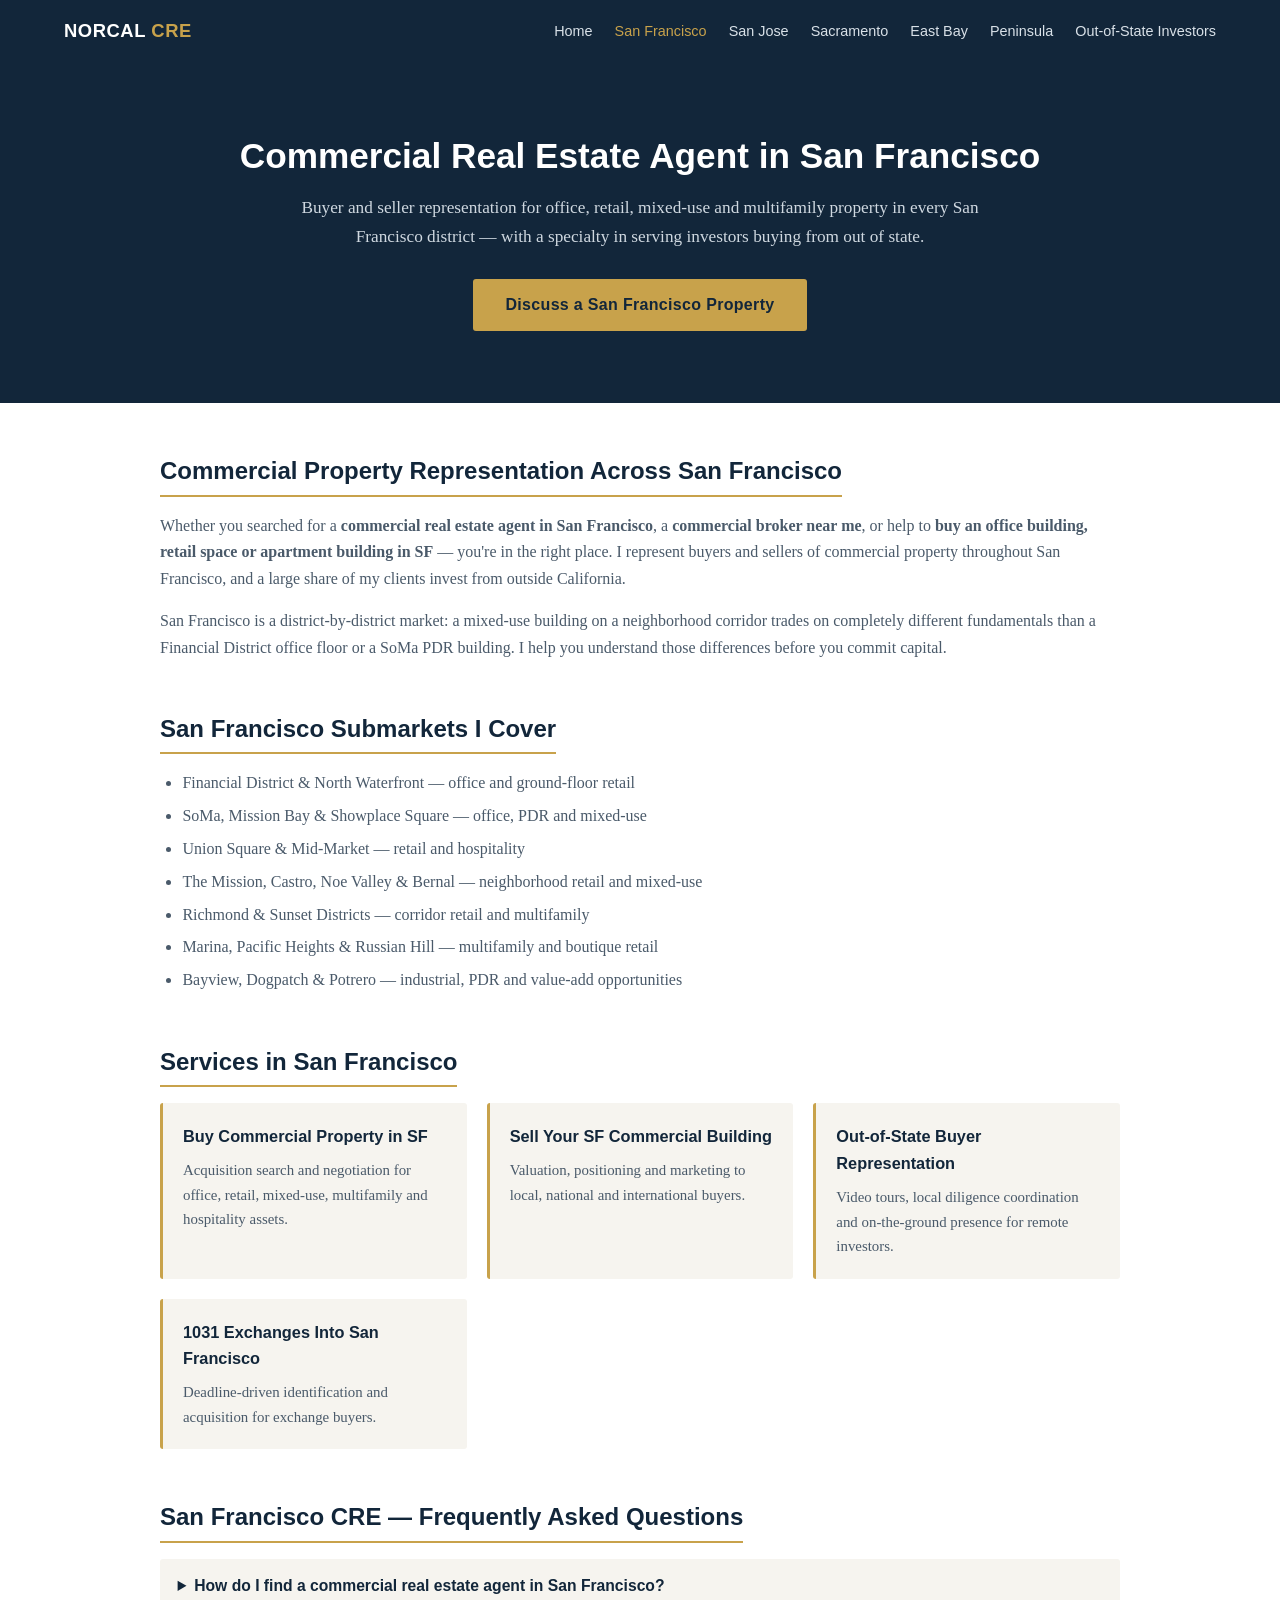
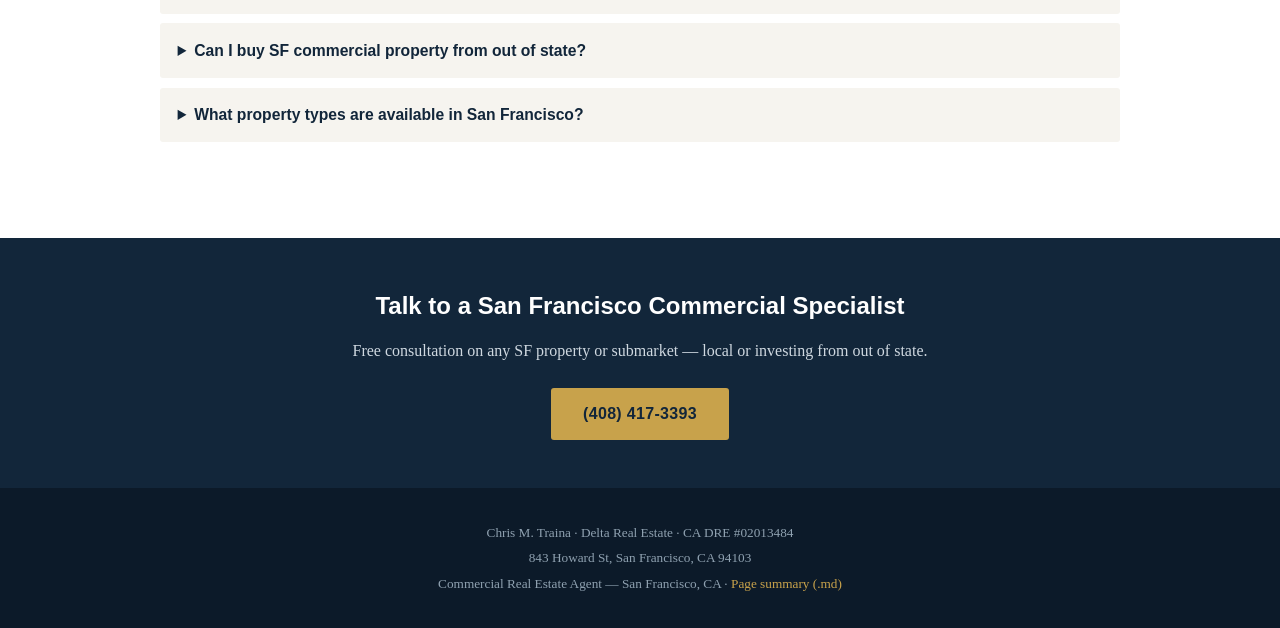
<file: san-francisco.html>
<!DOCTYPE html>
<html lang="en">
<head>
<meta charset="UTF-8">
<meta name="viewport" content="width=device-width, initial-scale=1.0">
<title>Commercial Real Estate Agent in San Francisco, CA | Chris M. Traina</title>
<meta name="description" content="Looking for a commercial real estate agent in San Francisco? Chris M. Traina represents buyers and sellers of office, retail, mixed-use and multifamily property across every SF district — including out-of-state investors.">
<link rel="canonical" href="https://trainacre.com/san-francisco.html">
<link rel="stylesheet" href="styles.css">
<script type="application/ld+json">
{
  "@context": "https://schema.org",
  "@type": "RealEstateAgent",
  "name": "Chris M. Traina — San Francisco Commercial Real Estate",
  "url": "https://trainacre.com/san-francisco.html",
  "telephone": "(408) 417-3393",
  "areaServed": {"@type": "City", "name": "San Francisco", "containedInPlace": {"@type": "State", "name": "California"}},
  "knowsAbout": ["San Francisco commercial real estate", "SF office space", "San Francisco retail property", "San Francisco multifamily investment", "mixed-use buildings San Francisco"]
}
</script>
<script type="application/ld+json">
{
  "@context": "https://schema.org",
  "@type": "FAQPage",
  "mainEntity": [
    {"@type": "Question", "name": "How do I find a commercial real estate agent in San Francisco?", "acceptedAnswer": {"@type": "Answer", "text": "Look for an agent who works commercial transactions full time — office, retail, industrial and multifamily — rather than a residential agent who occasionally handles commercial. Chris M. Traina specializes exclusively in commercial property across San Francisco and Northern California, including representation for out-of-state buyers."}},
    {"@type": "Question", "name": "Can I buy San Francisco commercial property if I live out of state?", "acceptedAnswer": {"@type": "Answer", "text": "Yes. Many SF commercial buyers are remote investors. Chris M. Traina provides video tours, local due-diligence coordination, and vendor management so out-of-state buyers can transact confidently without repeated travel."}},
    {"@type": "Question", "name": "What commercial property types are available in San Francisco?", "acceptedAnswer": {"@type": "Answer", "text": "San Francisco offers office buildings, ground-floor retail, mixed-use buildings, multifamily (5+ units), hospitality, and limited industrial/PDR space, spread across distinct submarkets from the Financial District to the neighborhood commercial corridors."}}
  ]
}
</script>
</head>
<body>

<header>
  <div class="logo">NORCAL <span>CRE</span></div>
  <nav>
    <a href="index.html">Home</a>
    <a href="san-francisco.html" class="active">San Francisco</a>
    <a href="san-jose.html">San Jose</a>
    <a href="sacramento.html">Sacramento</a>
    <a href="oakland-east-bay.html">East Bay</a>
    <a href="peninsula.html">Peninsula</a>
    <a href="out-of-state-investors.html">Out-of-State Investors</a>
  </nav>
</header>

<div class="hero">
  <h1>Commercial Real Estate Agent in San Francisco</h1>
  <p>Buyer and seller representation for office, retail, mixed-use and multifamily property in every San Francisco district — with a specialty in serving investors buying from out of state.</p>
  <a class="btn" href="mailto:traina@me.com">Discuss a San Francisco Property</a>
</div>

<main>

<section>
  <h2>Commercial Property Representation Across San Francisco</h2>
  <p>Whether you searched for a <strong>commercial real estate agent in San Francisco</strong>, a <strong>commercial broker near me</strong>, or help to <strong>buy an office building, retail space or apartment building in SF</strong> — you're in the right place. I represent buyers and sellers of commercial property throughout San Francisco, and a large share of my clients invest from outside California.</p>
  <p>San Francisco is a district-by-district market: a mixed-use building on a neighborhood corridor trades on completely different fundamentals than a Financial District office floor or a SoMa PDR building. I help you understand those differences before you commit capital.</p>
</section>

<section>
  <h2>San Francisco Submarkets I Cover</h2>
  <ul>
    <li>Financial District &amp; North Waterfront — office and ground-floor retail</li>
    <li>SoMa, Mission Bay &amp; Showplace Square — office, PDR and mixed-use</li>
    <li>Union Square &amp; Mid-Market — retail and hospitality</li>
    <li>The Mission, Castro, Noe Valley &amp; Bernal — neighborhood retail and mixed-use</li>
    <li>Richmond &amp; Sunset Districts — corridor retail and multifamily</li>
    <li>Marina, Pacific Heights &amp; Russian Hill — multifamily and boutique retail</li>
    <li>Bayview, Dogpatch &amp; Potrero — industrial, PDR and value-add opportunities</li>
  </ul>
</section>

<section>
  <h2>Services in San Francisco</h2>
  <div class="services">
    <div><h3>Buy Commercial Property in SF</h3><p>Acquisition search and negotiation for office, retail, mixed-use, multifamily and hospitality assets.</p></div>
    <div><h3>Sell Your SF Commercial Building</h3><p>Valuation, positioning and marketing to local, national and international buyers.</p></div>
    <div><h3>Out-of-State Buyer Representation</h3><p>Video tours, local diligence coordination and on-the-ground presence for remote investors.</p></div>
    <div><h3>1031 Exchanges Into San Francisco</h3><p>Deadline-driven identification and acquisition for exchange buyers.</p></div>
  </div>
</section>

<section class="faq">
  <h2>San Francisco CRE — Frequently Asked Questions</h2>
  <details><summary>How do I find a commercial real estate agent in San Francisco?</summary><p>Look for someone who does commercial full time. I specialize exclusively in commercial property across San Francisco and Northern California, including out-of-state buyer representation.</p></details>
  <details><summary>Can I buy SF commercial property from out of state?</summary><p>Yes — most of my clients do. I provide video walkthroughs, coordinate inspections and local vendors, and manage due diligence so you can close remotely.</p></details>
  <details><summary>What property types are available in San Francisco?</summary><p>Office, ground-floor and corridor retail, mixed-use, multifamily (5+ units), hospitality, and limited industrial/PDR space.</p></details>
</section>

</main>

<div class="cta-band">
  <h2>Talk to a San Francisco Commercial Specialist</h2>
  <p>Free consultation on any SF property or submarket — local or investing from out of state.</p>
  <a class="btn" href="tel:+14084173393">(408) 417-3393</a>
</div>

<footer>
  <p>Chris M. Traina · Delta Real Estate · CA DRE #02013484</p>
  <p>843 Howard St, San Francisco, CA 94103</p>
  <p>Commercial Real Estate Agent — San Francisco, CA · <a href="san-francisco.md">Page summary (.md)</a></p>
</footer>

</body>
</html>
</file>
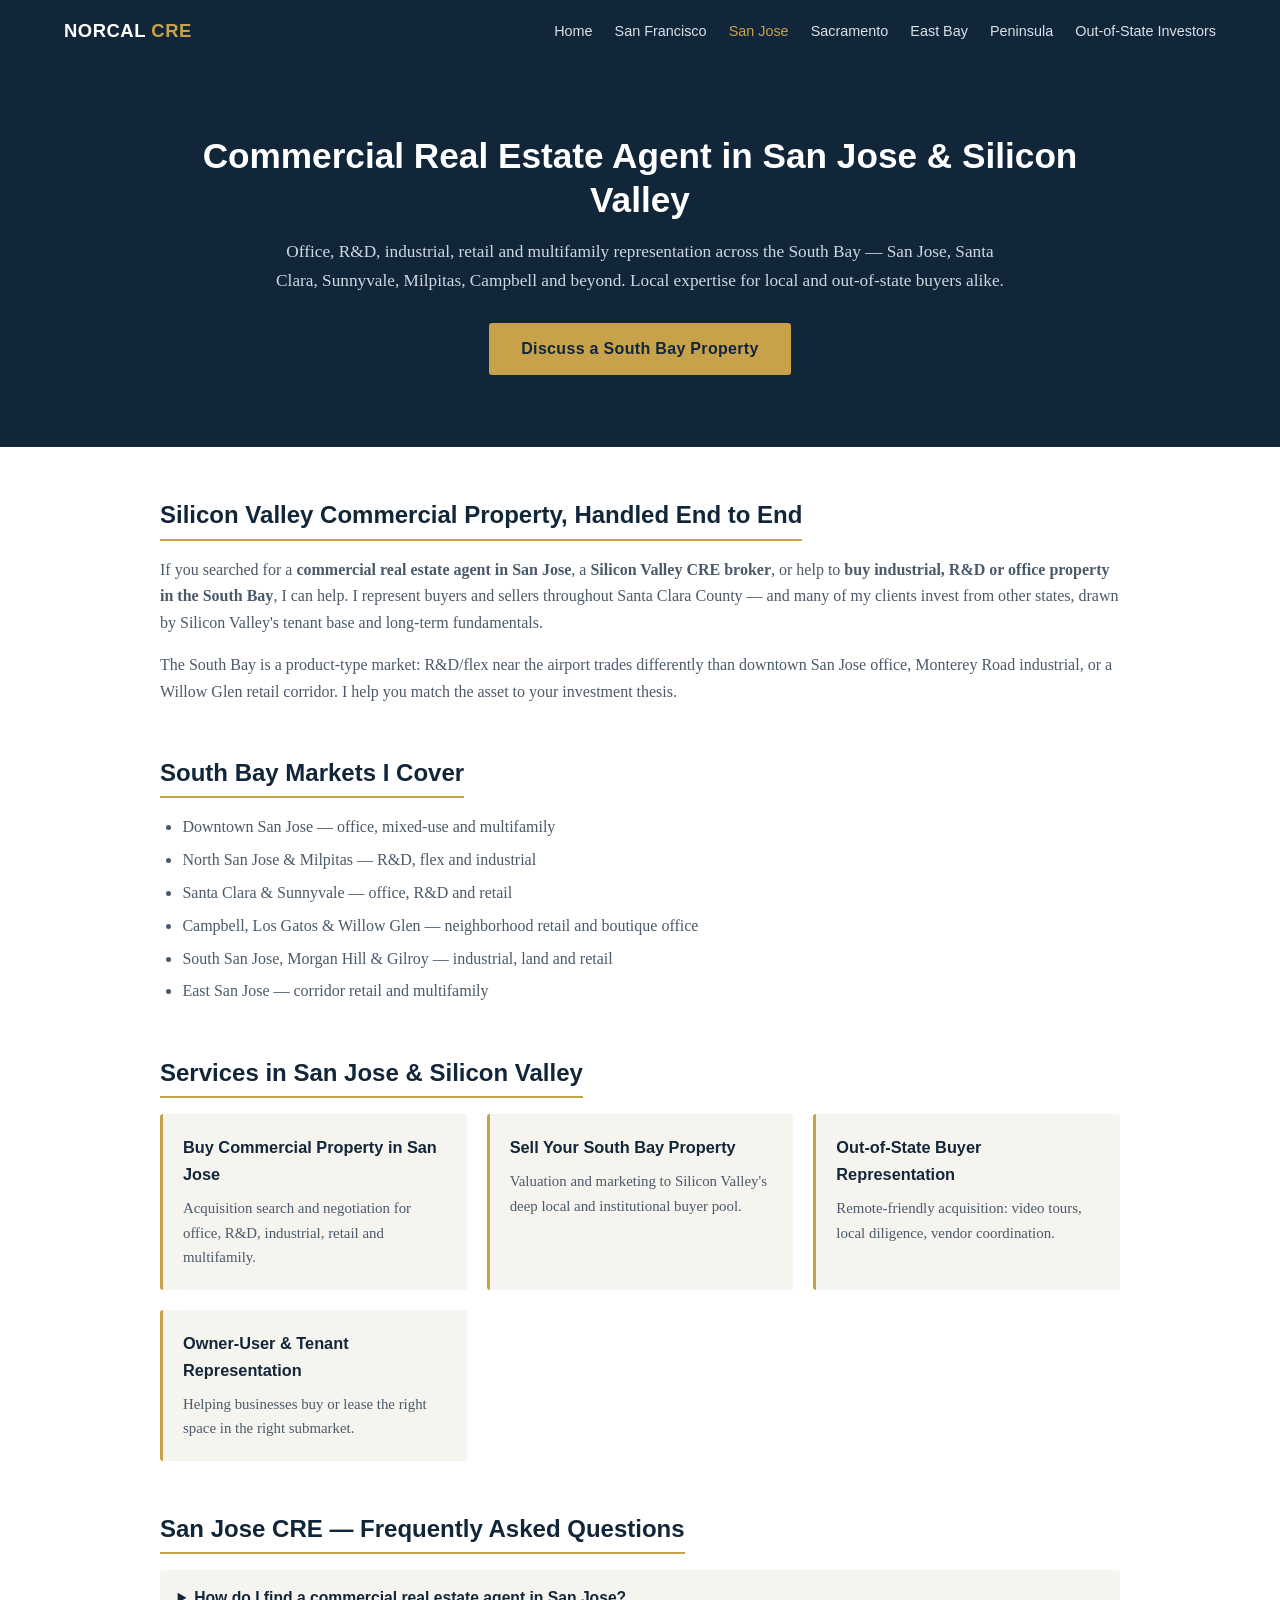
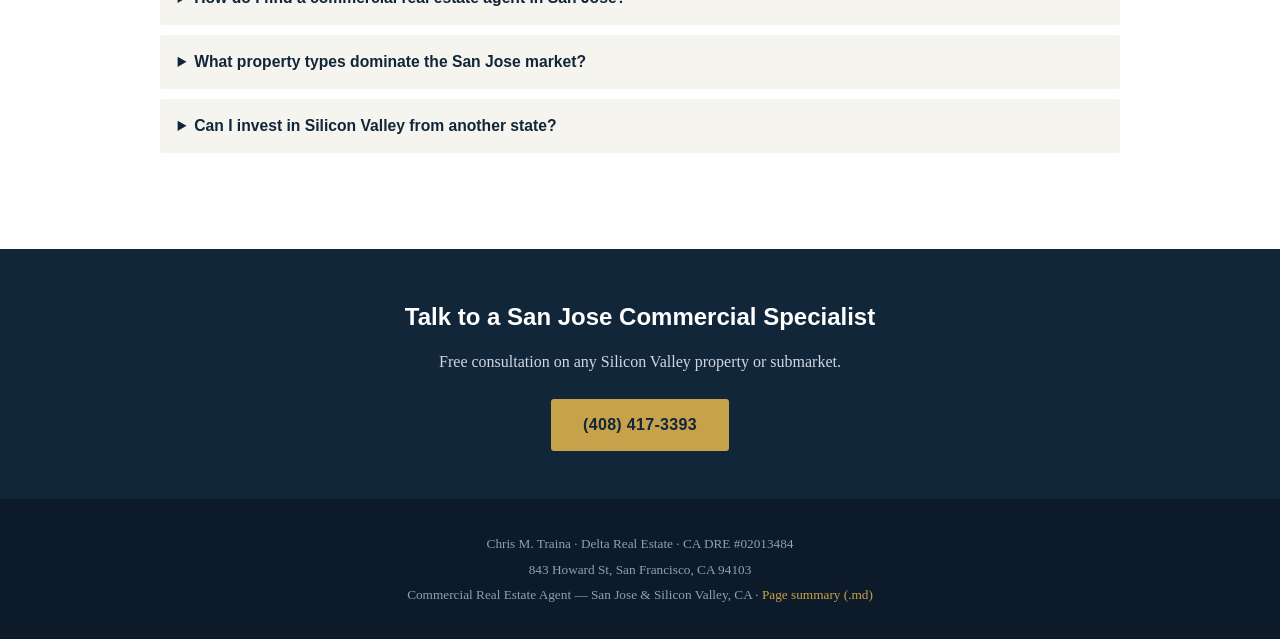
<file: san-jose.html>
<!DOCTYPE html>
<html lang="en">
<head>
<meta charset="UTF-8">
<meta name="viewport" content="width=device-width, initial-scale=1.0">
<title>Commercial Real Estate Agent in San Jose &amp; Silicon Valley | Chris M. Traina</title>
<meta name="description" content="Commercial real estate agent serving San Jose, Santa Clara, Sunnyvale and all of Silicon Valley. Office, R&D, industrial, retail and multifamily — buyer and seller representation, including out-of-state investors.">
<link rel="canonical" href="https://trainacre.com/san-jose.html">
<link rel="stylesheet" href="styles.css">
<script type="application/ld+json">
{
  "@context": "https://schema.org",
  "@type": "RealEstateAgent",
  "name": "Chris M. Traina — San Jose & Silicon Valley Commercial Real Estate",
  "url": "https://trainacre.com/san-jose.html",
  "telephone": "(408) 417-3393",
  "areaServed": [
    {"@type": "City", "name": "San Jose"},
    {"@type": "City", "name": "Santa Clara"},
    {"@type": "City", "name": "Sunnyvale"},
    {"@type": "City", "name": "Milpitas"},
    {"@type": "City", "name": "Campbell"},
    {"@type": "City", "name": "Morgan Hill"}
  ],
  "knowsAbout": ["San Jose commercial real estate", "Silicon Valley office space", "R&D buildings", "San Jose industrial property", "South Bay retail"]
}
</script>
<script type="application/ld+json">
{
  "@context": "https://schema.org",
  "@type": "FAQPage",
  "mainEntity": [
    {"@type": "Question", "name": "How do I find a commercial real estate agent in San Jose?", "acceptedAnswer": {"@type": "Answer", "text": "Choose an agent who works South Bay commercial product full time — office, R&D, industrial, retail and multifamily. Chris M. Traina covers San Jose and all of Silicon Valley, with a specialty in representing out-of-state investors."}},
    {"@type": "Question", "name": "What commercial property types dominate the San Jose market?", "acceptedAnswer": {"@type": "Answer", "text": "Silicon Valley is known for office, R&D/flex, and industrial product, plus strong retail corridors and a growing multifamily investment market in and around downtown San Jose."}},
    {"@type": "Question", "name": "Can I invest in Silicon Valley commercial real estate from another state?", "acceptedAnswer": {"@type": "Answer", "text": "Yes. Chris M. Traina provides remote investors with video tours, local market intel, due-diligence coordination and negotiation so you can acquire South Bay property without being local."}}
  ]
}
</script>
</head>
<body>

<header>
  <div class="logo">NORCAL <span>CRE</span></div>
  <nav>
    <a href="index.html">Home</a>
    <a href="san-francisco.html">San Francisco</a>
    <a href="san-jose.html" class="active">San Jose</a>
    <a href="sacramento.html">Sacramento</a>
    <a href="oakland-east-bay.html">East Bay</a>
    <a href="peninsula.html">Peninsula</a>
    <a href="out-of-state-investors.html">Out-of-State Investors</a>
  </nav>
</header>

<div class="hero">
  <h1>Commercial Real Estate Agent in San Jose &amp; Silicon Valley</h1>
  <p>Office, R&amp;D, industrial, retail and multifamily representation across the South Bay — San Jose, Santa Clara, Sunnyvale, Milpitas, Campbell and beyond. Local expertise for local and out-of-state buyers alike.</p>
  <a class="btn" href="mailto:traina@me.com">Discuss a South Bay Property</a>
</div>

<main>

<section>
  <h2>Silicon Valley Commercial Property, Handled End to End</h2>
  <p>If you searched for a <strong>commercial real estate agent in San Jose</strong>, a <strong>Silicon Valley CRE broker</strong>, or help to <strong>buy industrial, R&amp;D or office property in the South Bay</strong>, I can help. I represent buyers and sellers throughout Santa Clara County — and many of my clients invest from other states, drawn by Silicon Valley's tenant base and long-term fundamentals.</p>
  <p>The South Bay is a product-type market: R&amp;D/flex near the airport trades differently than downtown San Jose office, Monterey Road industrial, or a Willow Glen retail corridor. I help you match the asset to your investment thesis.</p>
</section>

<section>
  <h2>South Bay Markets I Cover</h2>
  <ul>
    <li>Downtown San Jose — office, mixed-use and multifamily</li>
    <li>North San Jose &amp; Milpitas — R&amp;D, flex and industrial</li>
    <li>Santa Clara &amp; Sunnyvale — office, R&amp;D and retail</li>
    <li>Campbell, Los Gatos &amp; Willow Glen — neighborhood retail and boutique office</li>
    <li>South San Jose, Morgan Hill &amp; Gilroy — industrial, land and retail</li>
    <li>East San Jose — corridor retail and multifamily</li>
  </ul>
</section>

<section>
  <h2>Services in San Jose &amp; Silicon Valley</h2>
  <div class="services">
    <div><h3>Buy Commercial Property in San Jose</h3><p>Acquisition search and negotiation for office, R&amp;D, industrial, retail and multifamily.</p></div>
    <div><h3>Sell Your South Bay Property</h3><p>Valuation and marketing to Silicon Valley's deep local and institutional buyer pool.</p></div>
    <div><h3>Out-of-State Buyer Representation</h3><p>Remote-friendly acquisition: video tours, local diligence, vendor coordination.</p></div>
    <div><h3>Owner-User &amp; Tenant Representation</h3><p>Helping businesses buy or lease the right space in the right submarket.</p></div>
  </div>
</section>

<section class="faq">
  <h2>San Jose CRE — Frequently Asked Questions</h2>
  <details><summary>How do I find a commercial real estate agent in San Jose?</summary><p>Choose a full-time commercial specialist. I cover San Jose and all of Silicon Valley across every commercial product type, including out-of-state buyer representation.</p></details>
  <details><summary>What property types dominate the San Jose market?</summary><p>Office, R&amp;D/flex and industrial lead, with strong retail corridors and a growing downtown multifamily market.</p></details>
  <details><summary>Can I invest in Silicon Valley from another state?</summary><p>Yes — I make remote acquisition routine with video tours, local intel and full due-diligence coordination.</p></details>
</section>

</main>

<div class="cta-band">
  <h2>Talk to a San Jose Commercial Specialist</h2>
  <p>Free consultation on any Silicon Valley property or submarket.</p>
  <a class="btn" href="tel:+14084173393">(408) 417-3393</a>
</div>

<footer>
  <p>Chris M. Traina · Delta Real Estate · CA DRE #02013484</p>
  <p>843 Howard St, San Francisco, CA 94103</p>
  <p>Commercial Real Estate Agent — San Jose &amp; Silicon Valley, CA · <a href="san-jose.md">Page summary (.md)</a></p>
</footer>

</body>
</html>
</file>
<file: styles.css>
/* Northern California Commercial Real Estate — shared styles */
:root {
  --navy: #12263a;
  --gold: #c8a24b;
  --slate: #4a5a6a;
  --light: #f6f4ef;
  --white: #ffffff;
}

* { margin: 0; padding: 0; box-sizing: border-box; }

body {
  font-family: Georgia, "Times New Roman", serif;
  color: var(--navy);
  background: var(--white);
  line-height: 1.65;
}

h1, h2, h3, nav, .btn, .services div h3 {
  font-family: "Helvetica Neue", Arial, sans-serif;
}

header {
  background: var(--navy);
  color: var(--white);
  padding: 1rem 5%;
  display: flex;
  justify-content: space-between;
  align-items: center;
  flex-wrap: wrap;
  gap: 0.75rem;
}

.logo { font-weight: 700; font-size: 1.15rem; letter-spacing: 0.03em; font-family: "Helvetica Neue", Arial, sans-serif; }
.logo span { color: var(--gold); }

nav a {
  color: #d9e1e8;
  text-decoration: none;
  margin-left: 1.1rem;
  font-size: 0.9rem;
}
nav a:hover, nav a.active { color: var(--gold); }

.hero {
  background: linear-gradient(rgba(18,38,58,0.88), rgba(18,38,58,0.88)),
              var(--navy);
  color: var(--white);
  text-align: center;
  padding: 4.5rem 8%;
}
.hero h1 { font-size: 2.2rem; line-height: 1.25; max-width: 60rem; margin: 0 auto 1rem; }
.hero p { max-width: 46rem; margin: 0 auto 1.75rem; color: #cfd8e0; font-size: 1.08rem; }

.btn {
  display: inline-block;
  background: var(--gold);
  color: var(--navy);
  font-weight: 700;
  text-decoration: none;
  padding: 0.8rem 2rem;
  border-radius: 3px;
  letter-spacing: 0.02em;
}
.btn:hover { filter: brightness(1.08); }

main { max-width: 68rem; margin: 0 auto; padding: 3rem 5%; }

section { margin-bottom: 3rem; }
section h2 { font-size: 1.5rem; margin-bottom: 1rem; border-bottom: 2px solid var(--gold); display: inline-block; padding-bottom: 0.25rem; }
section p { margin-bottom: 1rem; color: var(--slate); }
section ul { margin: 0 0 1rem 1.4rem; color: var(--slate); }
section li { margin-bottom: 0.4rem; }

.services {
  display: grid;
  grid-template-columns: repeat(auto-fit, minmax(15rem, 1fr));
  gap: 1.25rem;
}
.services div {
  background: var(--light);
  border-left: 3px solid var(--gold);
  padding: 1.25rem;
  border-radius: 3px;
}
.services div h3 { font-size: 1.02rem; margin-bottom: 0.5rem; }
.services div p { font-size: 0.93rem; margin: 0; }

.city-grid {
  display: grid;
  grid-template-columns: repeat(auto-fit, minmax(14rem, 1fr));
  gap: 1.25rem;
}
.city-grid a {
  display: block;
  background: var(--navy);
  color: var(--white);
  text-decoration: none;
  padding: 1.5rem 1.25rem;
  border-radius: 3px;
}
.city-grid a:hover { outline: 2px solid var(--gold); }
.city-grid a strong { display: block; font-family: "Helvetica Neue", Arial, sans-serif; margin-bottom: 0.35rem; color: var(--gold); }
.city-grid a span { font-size: 0.88rem; color: #cfd8e0; }

.faq details {
  background: var(--light);
  border-radius: 3px;
  margin-bottom: 0.6rem;
  padding: 0.9rem 1.1rem;
}
.faq summary { cursor: pointer; font-weight: 700; font-family: "Helvetica Neue", Arial, sans-serif; font-size: 0.98rem; }
.faq details p { margin: 0.6rem 0 0; }

.cta-band {
  background: var(--navy);
  color: var(--white);
  text-align: center;
  padding: 3rem 8%;
}
.cta-band h2 { color: var(--white); margin-bottom: 0.75rem; }
.cta-band p { color: #cfd8e0; margin-bottom: 1.5rem; }

footer {
  background: #0c1a29;
  color: #8fa1b0;
  font-size: 0.83rem;
  text-align: center;
  padding: 2rem 8%;
  line-height: 1.9;
}
footer a { color: var(--gold); text-decoration: none; }

@media (max-width: 640px) {
  .hero h1 { font-size: 1.6rem; }
  nav a { margin-left: 0.7rem; }
}
</file>
